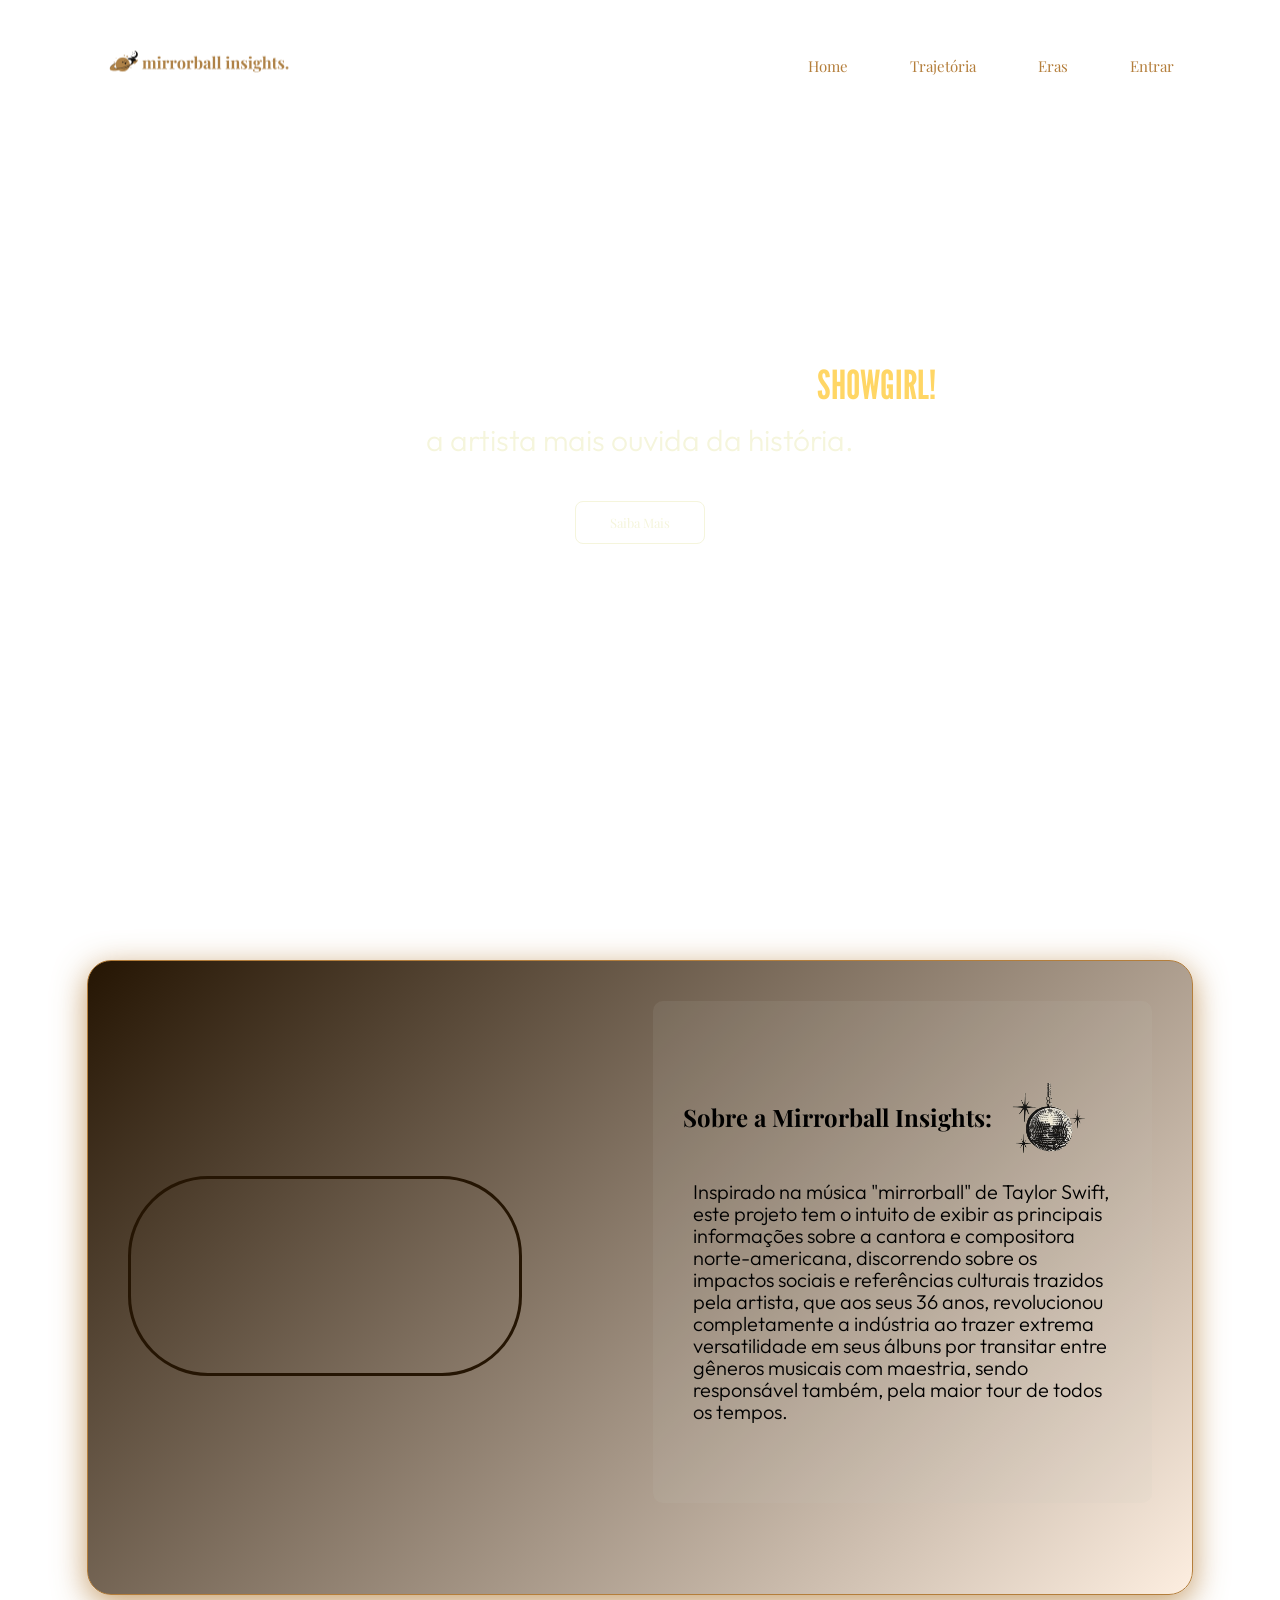
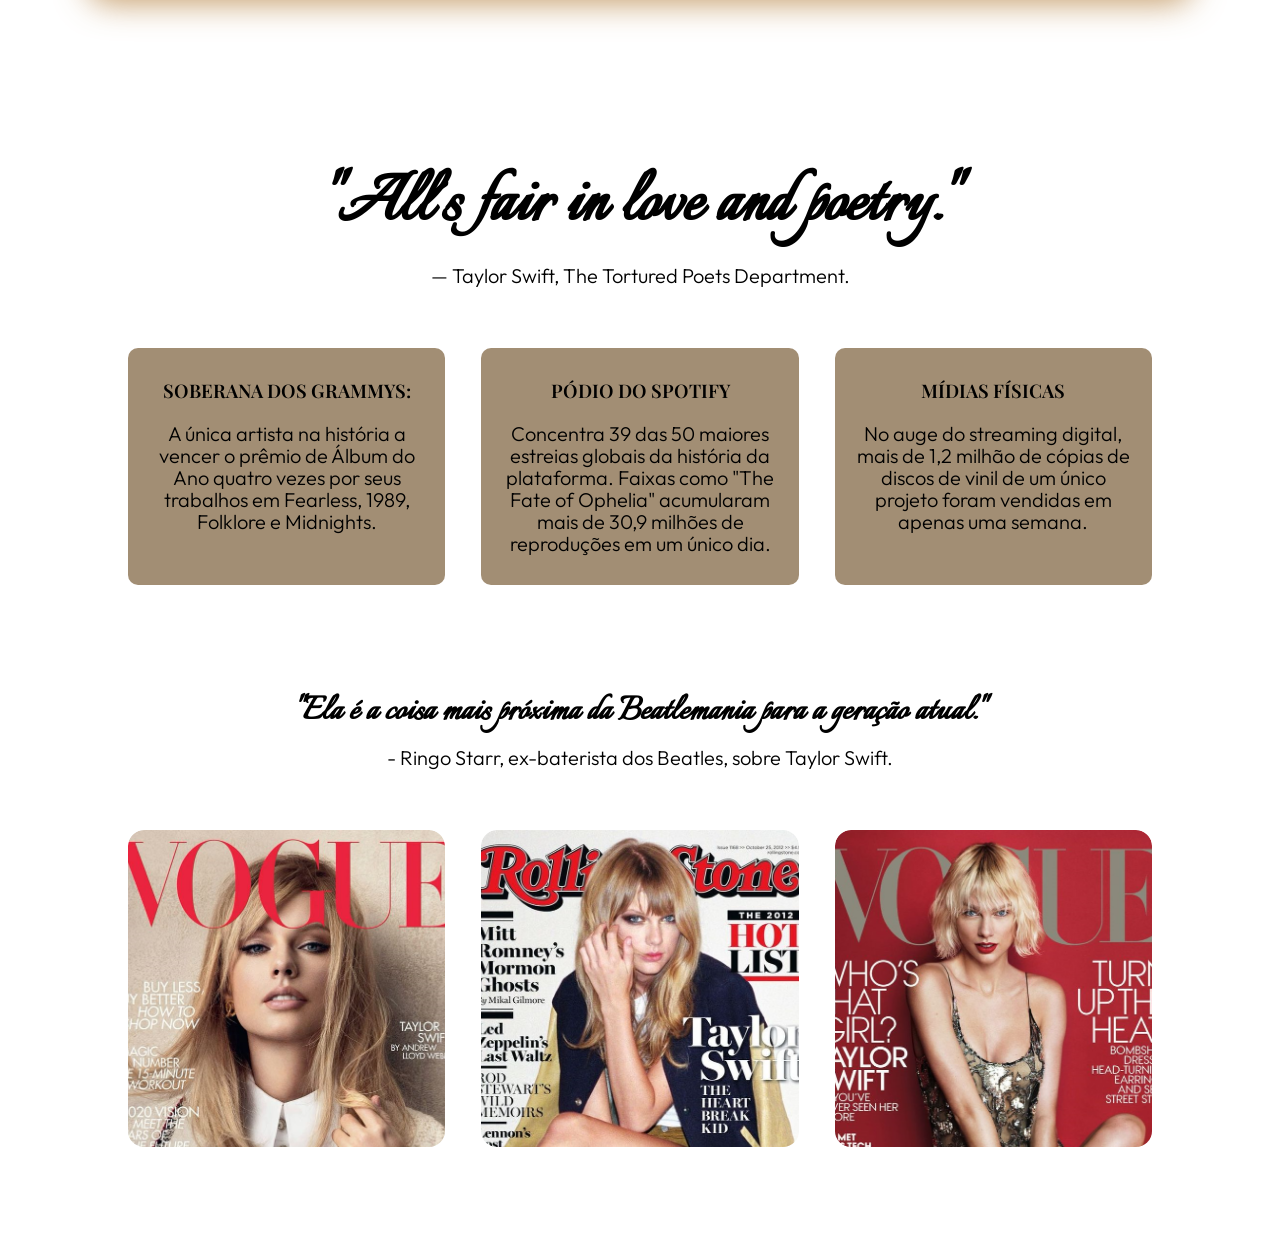
<file: public/index.html>
<!DOCTYPE html>
<html lang="en">

<head>
    <meta charset="UTF-8">
    <meta name="viewport" content="width=device-width, initial-scale=1.0">
    <title>mirrorball insights.  | Página Inicial</title>

    <script src="./js/sessao.js"></script>
    <link rel="stylesheet" href="./css/estilo.css">
    <link rel="preconnect" href="https://fonts.googleapis.com">
    <link rel="preconnect" href="https://fonts.gstatic.com" crossorigin>
    <link href="https://fonts.googleapis.com/css2?family=League+Gothic&family=Playfair+Display:ital,wght@0,400..900;1,400..900&display=swap" rel="stylesheet">
    <link rel="preconnect" href="https://fonts.googleapis.com">
    <link rel="preconnect" href="https://fonts.gstatic.com" crossorigin>
    <link href="https://fonts.googleapis.com/css2?family=Italianno&family=League+Gothic&family=Playfair+Display:ital,wght@0,400..900;1,400..900&display=swap" rel="stylesheet">
    <link href="https://fonts.googleapis.com/css2?family=Cinzel+Decorative:wght@700&family=League+Gothic&family=Playfair+Display:ital,wght@0,400..900;1,400..900&display=swap" rel="stylesheet">
    <link rel="preconnect" href="https://fonts.googleapis.com">
    <link rel="preconnect" href="https://fonts.googleapis.com">
<link rel="preconnect" href="https://fonts.gstatic.com" crossorigin>
<link href="https://fonts.googleapis.com/css2?family=Outfit:wght@100..900&display=swap" rel="stylesheet">
</head>
<body>
  <section>
<header class="header">
<nav>
  <a href="index.html"><img src="./assets/logomirrorball.png"></a>
  <div class="nav-links">
    <ul>
      <li><a href="index.html">Home</a></li>
      <li><a href="trajetoria.html">Trajetória</a></li>
      <li><a href="eras.html">Eras</a></li>
      <li><a href="login.html">Entrar</a></li>
      </ul>
    </div>
</nav>
<div class="text-box">
<h1>Tudo sobre a vida de uma <span class="showgirl">SHOWGIRL!</span></h1>
  <p>a artista mais ouvida da história.
  </p>
  <a href="#projeto" class="sobre-btn">Saiba Mais</a>
</div>
</section>

<!-- sobre o projeto -->
   <section class="projeto" id="projeto">
    <div class="row">
      <div class="video-container">
    <a href="https://br.pinterest.com/pin/692498880194204737" target="_blank">
        <video src="./assets/imgs/tayvideo.mp4" loop autoplay muted></video>
    </a>
</div>
    <div class="content">
<h2>Sobre a Mirrorball Insights: <img class="mirrorball" src="./assets/icon/mirrorballestrelas (1).png"></h2>
    <p>Inspirado na música "mirrorball" de Taylor Swift, este projeto tem o intuito de exibir as principais informações
      sobre a cantora e compositora norte-americana, discorrendo sobre os impactos
      sociais e referências culturais trazidos pela artista, que aos seus 36 anos, revolucionou completamente a indústria ao trazer extrema versatilidade 
      em seus álbuns por transitar entre gêneros musicais com maestria, sendo responsável também, pela maior tour de todos os tempos.
    </p>
  </div>
   </section>

<!----- boxes e projeto -->
<section class="boxes">
  <section class="boxes-section">
  </section>
  <h1>"All´s fair in love and poetry."</h1>
  <p> — Taylor Swift, The Tortured Poets Department.</p>

<!----------------------- containers de infos -------------------------------------------->

  <div class="row">
    <div class="boxes-col">
      <h3> SOBERANA DOS GRAMMYS:</h3>
      <p>A única artista na história a vencer o prêmio 
        de Álbum do Ano quatro vezes por seus trabalhos em 
        Fearless, 1989, Folklore e Midnights.</p>
    </div>
    <div class="boxes-col">
      <h3>PÓDIO DO SPOTIFY</h3>
      <p>Concentra 39 das 50 maiores estreias globais
         da história da plataforma. Faixas como "The Fate of Ophelia" acumularam mais de
          30,9 milhões de reproduções em um único dia.
      </p>
    </div>
    <div class="boxes-col">
      <h3>MÍDIAS FÍSICAS</h3>
      <p>No auge do streaming digital, mais de 1,2 milhão de cópias
        de discos de vinil de um único projeto foram vendidas em apenas uma semana.
      </p>
    </div> 
  </div>

</section>

<!---ainda nao sei -->

<section class="lalala">
  <h1>"Ela é a coisa mais próxima da Beatlemania para a geração atual."</h1>
  <p> - Ringo Starr, ex-baterista dos Beatles, sobre Taylor Swift. </p>
  <div class="row">
    <div class="lalala-col">
      <img src="./assets/imgs/tayvogue.png">
      <div class="layer">
        <h3>Trajetória: Descubra como a cantora saiu da carreira country até
          dominar os charts do pop!
        </h3>
      </div>
    </div>
    <div class="lalala-col">
      <img src="./assets/imgs/tayrollingstone.png">
      <a href="eras.html"></a>
      <div class="layer">
      <h3>Eras: Entenda como o processo de amadurecimento de Taylor mudou completamente sua arte.
      </h3>
      </div>
    </div>
    <div class="lalala-col">
      <img src="./assets/imgs/bleachellavogue.png">
      <div class="layer">
        <h3>Testes: "Quem disse isso? Taylor Swift ou Shakespeare?"
          "Qual ato da The Eras Tour você seria?"
        </h3>
      </div>
    </div>
  </div>
</section>
    </div>
</file>
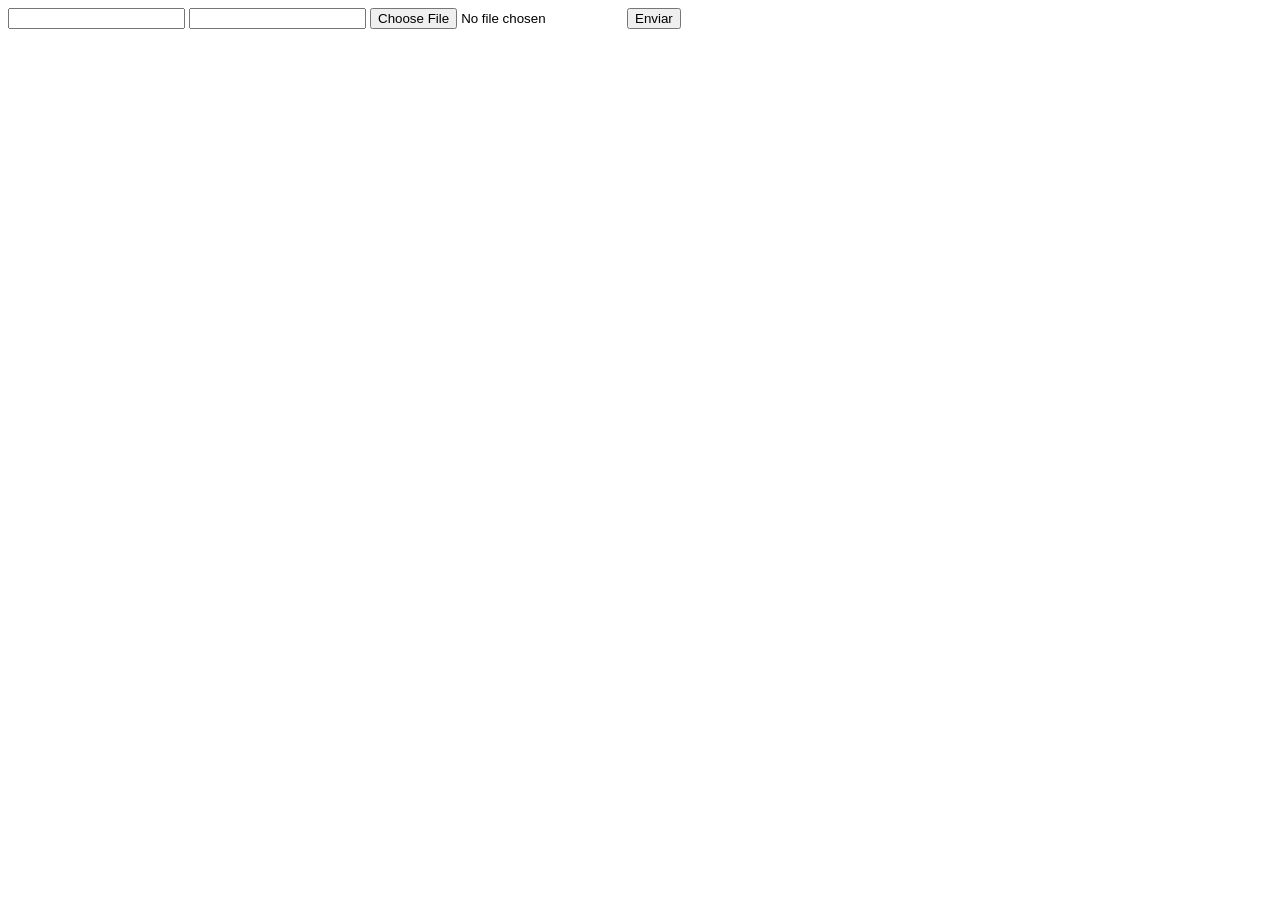
<file: DOCUMENTOS_DE_APOIO/exemplo_de_upload_de_arquivo/public/index.html>
<!DOCTYPE html>
<html lang="en">

<head>
  <meta charset="UTF-8">
  <meta http-equiv="X-UA-Compatible" content="IE=edge">
  <meta name="viewport" content="width=device-width, initial-scale=1.0">
  <title>Upload</title>
</head>

<body>

  <div>
    <input name="nome" id="nome" type="text" />
    <input name="email" id="email" type="url" />
    <input name="foto" id="foto" type="file" />
    <button onclick="enviar()">Enviar</button>
  </div>

  <div id="container"></div>
</body>

</html>

<script>
  function enviar() {
    const formData = new FormData();
    formData.append('foto', foto.files[0])
    formData.append('nome', nome.value)
    formData.append('email', email.value)

    fetch("/usuarios/cadastro", {
      method: "POST",
      body: formData
    })
      .then(res => {
        window.location = "./perfil.html"
      })
      .catch(err => {
        console.log(err);
      })
  }
</script>
</file>
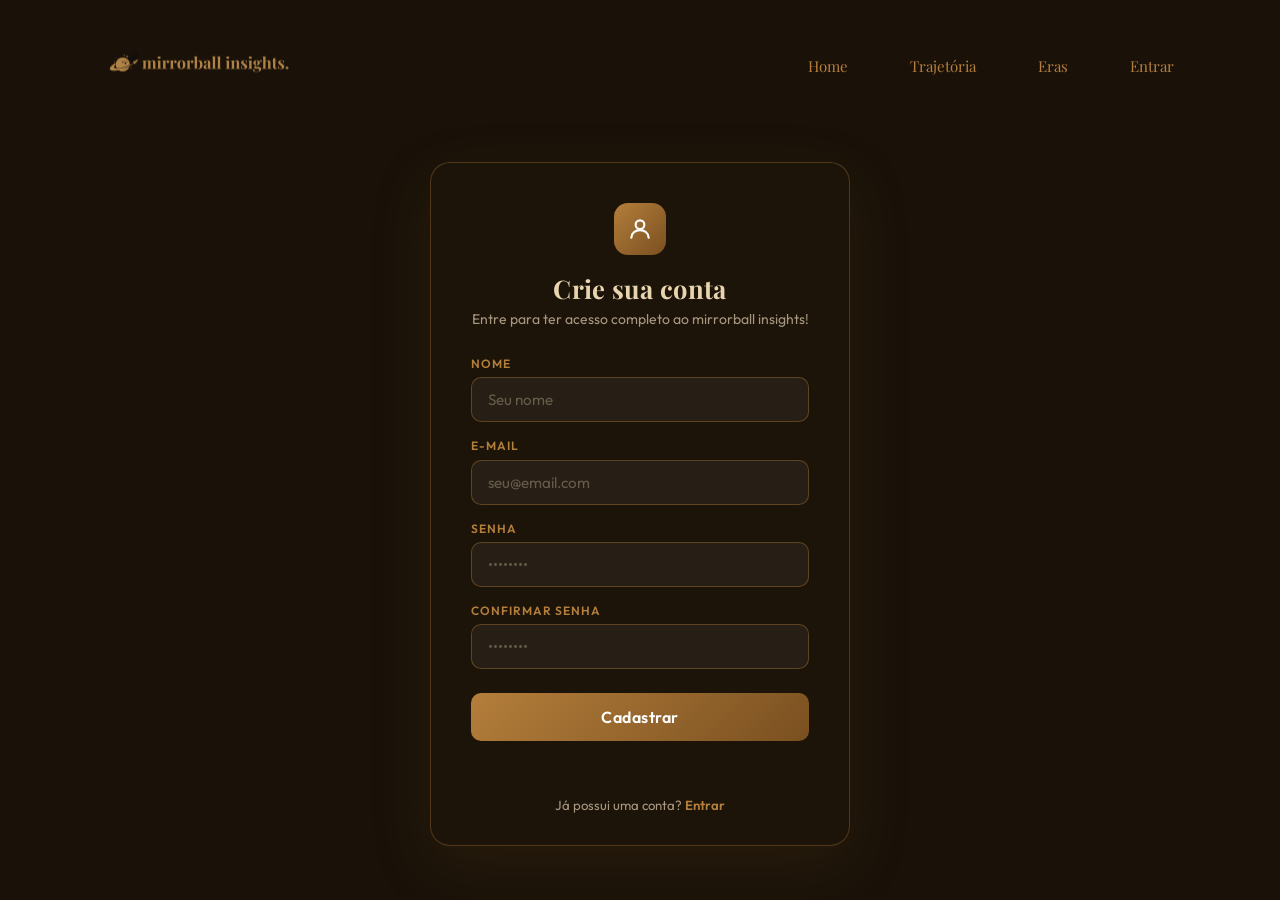
<file: public/cadastro.html>
<!DOCTYPE html>
<html lang="pt-br">

<head>
    <meta charset="UTF-8">
    <meta name="viewport" content="width=device-width, initial-scale=1.0">
    <title>mirrorball insights. | Cadastro</title>

    <link rel="stylesheet" href="./css/cadastro.css">
    <script src="./js/sessao.js"></script>

    <link rel="preconnect" href="https://fonts.googleapis.com">
    <link rel="preconnect" href="https://fonts.gstatic.com" crossorigin>

    <link href="https://fonts.googleapis.com/css2?family=Outfit:wght@100..900&family=Playfair+Display:ital,wght@0,400..900;1,400..900&display=swap" rel="stylesheet">
</head>
<body>

    <!--------- navbar --------->
    <nav>
        <a href="index.html">
            <img src="./assets/logomirrorball.png" alt="mirrorball insights">
        </a>

        <div class="nav-links">
            <ul>
                <li><a href="index.html">Home</a></li>
                <li><a href="trajetoria.html">Trajetória</a></li>
                <li><a href="eras.html">Eras</a></li>
                <li><a href="login.html">Entrar</a></li>
            </ul>
        </div>
    </nav>

    <div class="alerta_erro">
        <div class="card_erro" id="cardErro">
            <span id="mensagem_erro"></span>
        </div>
    </div>

    <!-- cadastro -->
    <div class="login">
        <div class="card-login">

            <!-- topo -->
            <div class="card-topo">
                <div class="card-icone">
                    <svg viewBox="0 0 24 24">
                        <circle cx="12" cy="8" r="4"/>
                        <path d="M4 20c0-4 3.6-7 8-7s8 3 8 7"/>
                    </svg>
                </div>
                <h2>Crie sua conta</h2>
                <p class="subtitulo">
                    Entre para ter acesso completo ao mirrorball insights!
                </p>
            </div>

            <!-- FORMULÁRIO -->
            <div class="formulario">

                <div class="campo">
                    <span>Nome</span>
                    <input id="nome_input" type="text" placeholder="Seu nome">
                </div>

                <div class="campo">
                    <span>E-mail</span>
                    <input id="email_input" type="text" placeholder="seu@email.com">
                </div>

                <div class="campo">
                    <span>Senha</span>
                    <input id="senha_input" type="password" placeholder="••••••••">
                </div>

                <div class="campo">
                    <span>Confirmar senha</span>
                    <input id="confirmacao_senha_input" type="password" placeholder="••••••••">
                </div>

                <button class="botao-entrar" onclick="cadastrar()">
                    Cadastrar
                </button>

            </div>

            <!-- LOADING -->
            <div id="div_aguardar" class="loading-div">
                <img src="../public/assets/icon/circle-loading.gif" alt="Carregando...">
            </div>

            <div id="div_erros_login"></div>

            <!-- RODAPÉ -->
            <div class="card-rodape">
                Já possui uma conta?
                <a href="login.html">Entrar</a>
            </div>

        </div>

    </div>
</body>
</html>
<script>
  function cadastrar() {
    var nomeVar = nome_input.value;
    var emailVar = email_input.value;
    var senhaVar = senha_input.value;
    var confirmacaoSenhaVar = confirmacao_senha_input.value;

    if (
      nomeVar == "" ||
      emailVar == "" ||
      senhaVar == "" ||
      confirmacaoSenhaVar == "" 
    ) {
      cardErro.style.display = "block";
      mensagem_erro.innerHTML =
        "(Mensagem de erro para todos os campos em branco)";

      finalizarAguardar();
      return false;
    } else {
      setInterval(sumirMensagem, 5000);
    }

    fetch("/usuarios/cadastrar", {
      method: "POST",
      headers: {
        "Content-Type": "application/json",
      },
      body: JSON.stringify({

        nomeServer: nomeVar,
        emailServer: emailVar,
        senhaServer: senhaVar,
      }),
    })
      .then(function (resposta) {
        console.log("resposta: ", resposta);

        if (resposta.ok) {
          cardErro.style.display = "block";

          mensagem_erro.innerHTML =
            "Cadastro realizado com sucesso! Redirecionando para tela de Login...";

          setTimeout(() => {
            window.location = "login.html";
          }, "2000");

          limparFormulario();
          finalizarAguardar();
        } else {
          throw "Houve um erro ao tentar realizar o cadastro!";
        }
      })
      .catch(function (resposta) {
        console.log(`#ERRO: ${resposta}`);
        finalizarAguardar();
      });

    return false;
  }

  function sumirMensagem() {
    cardErro.style.display = "none";
  }
</script>
</script>
</file>
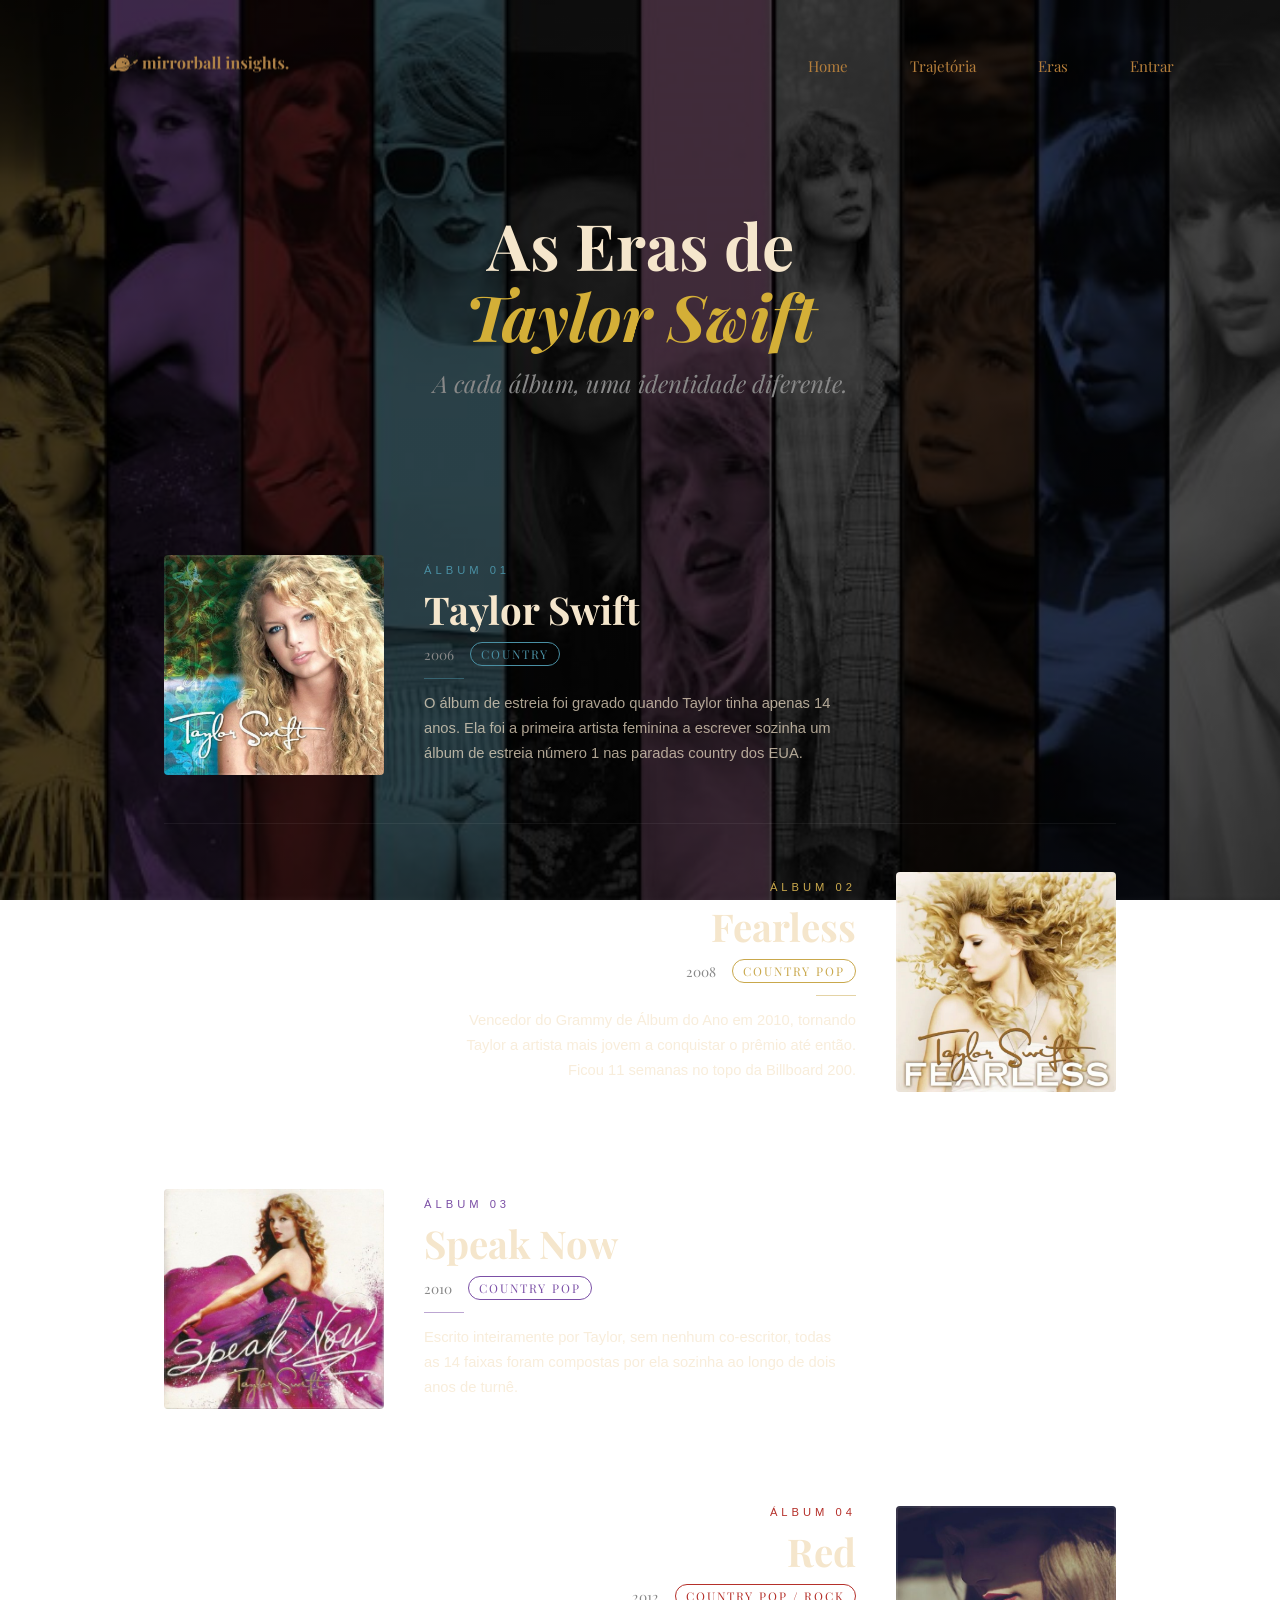
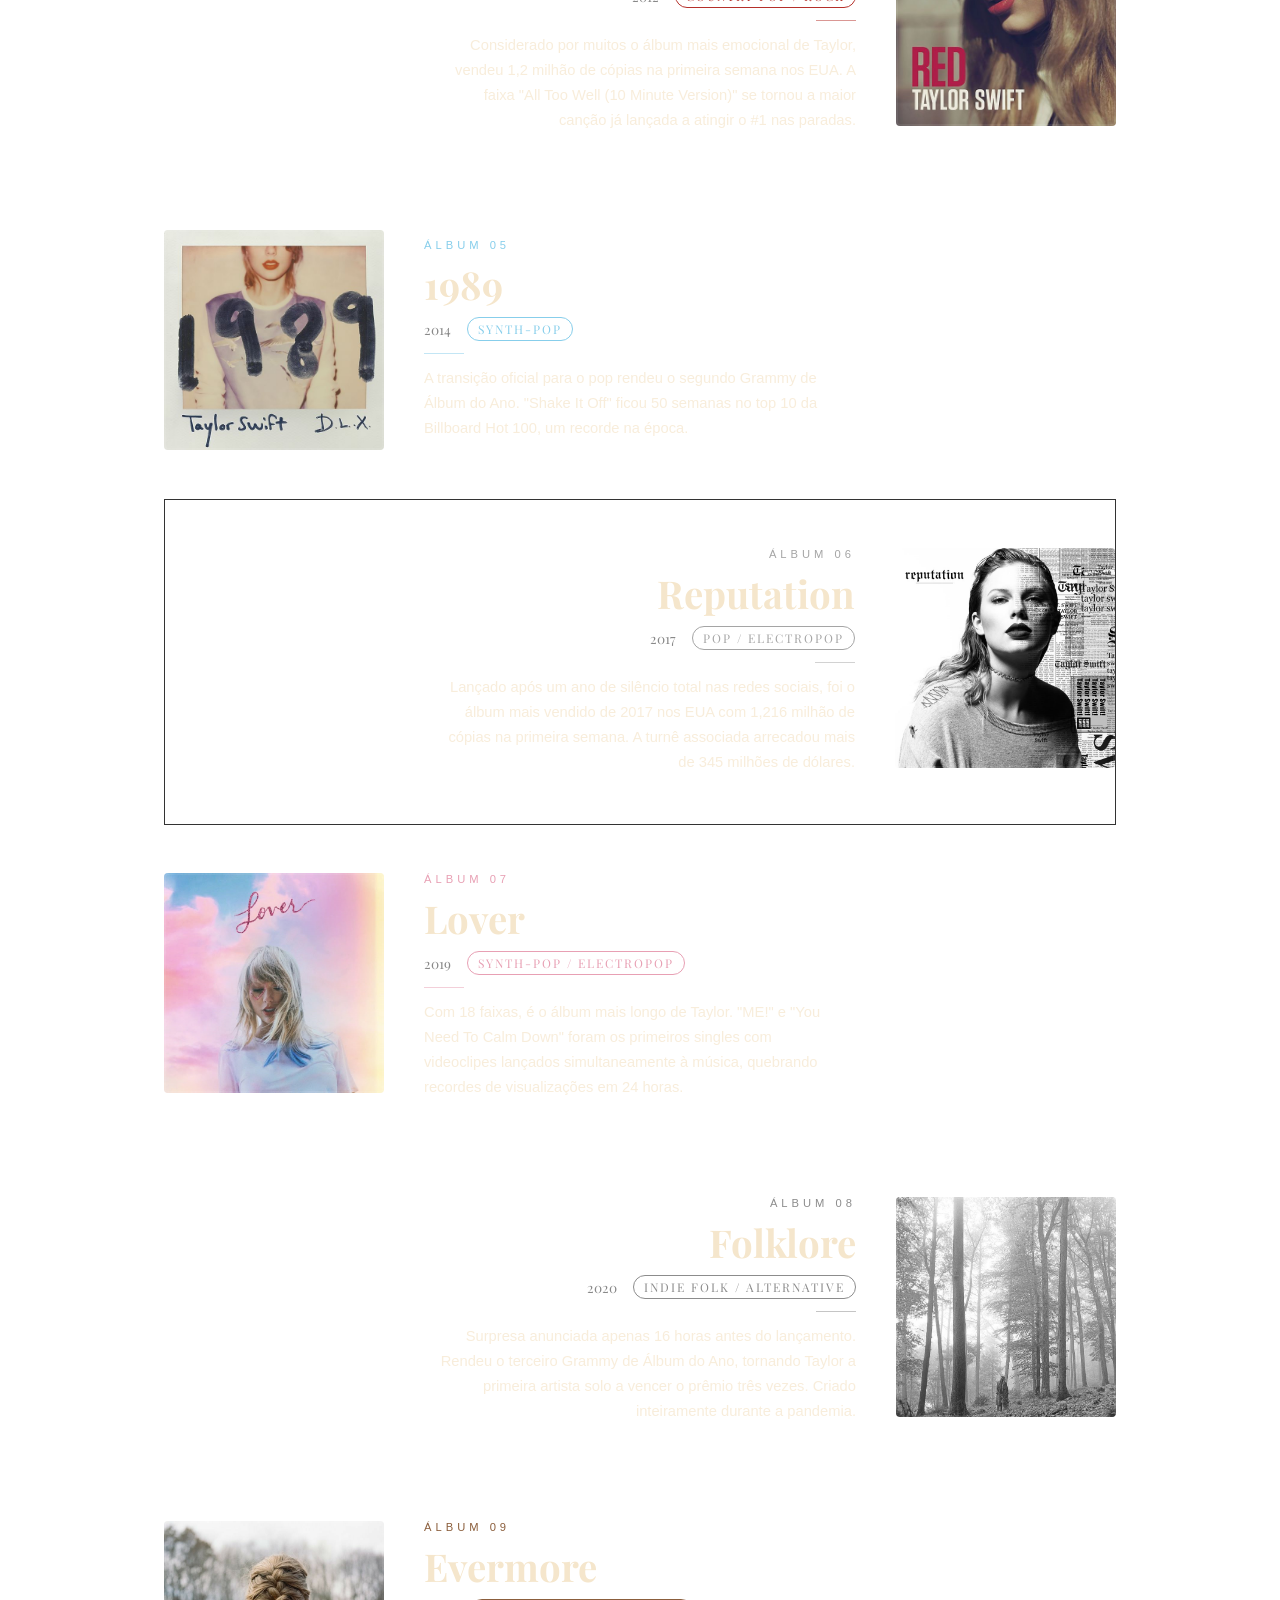
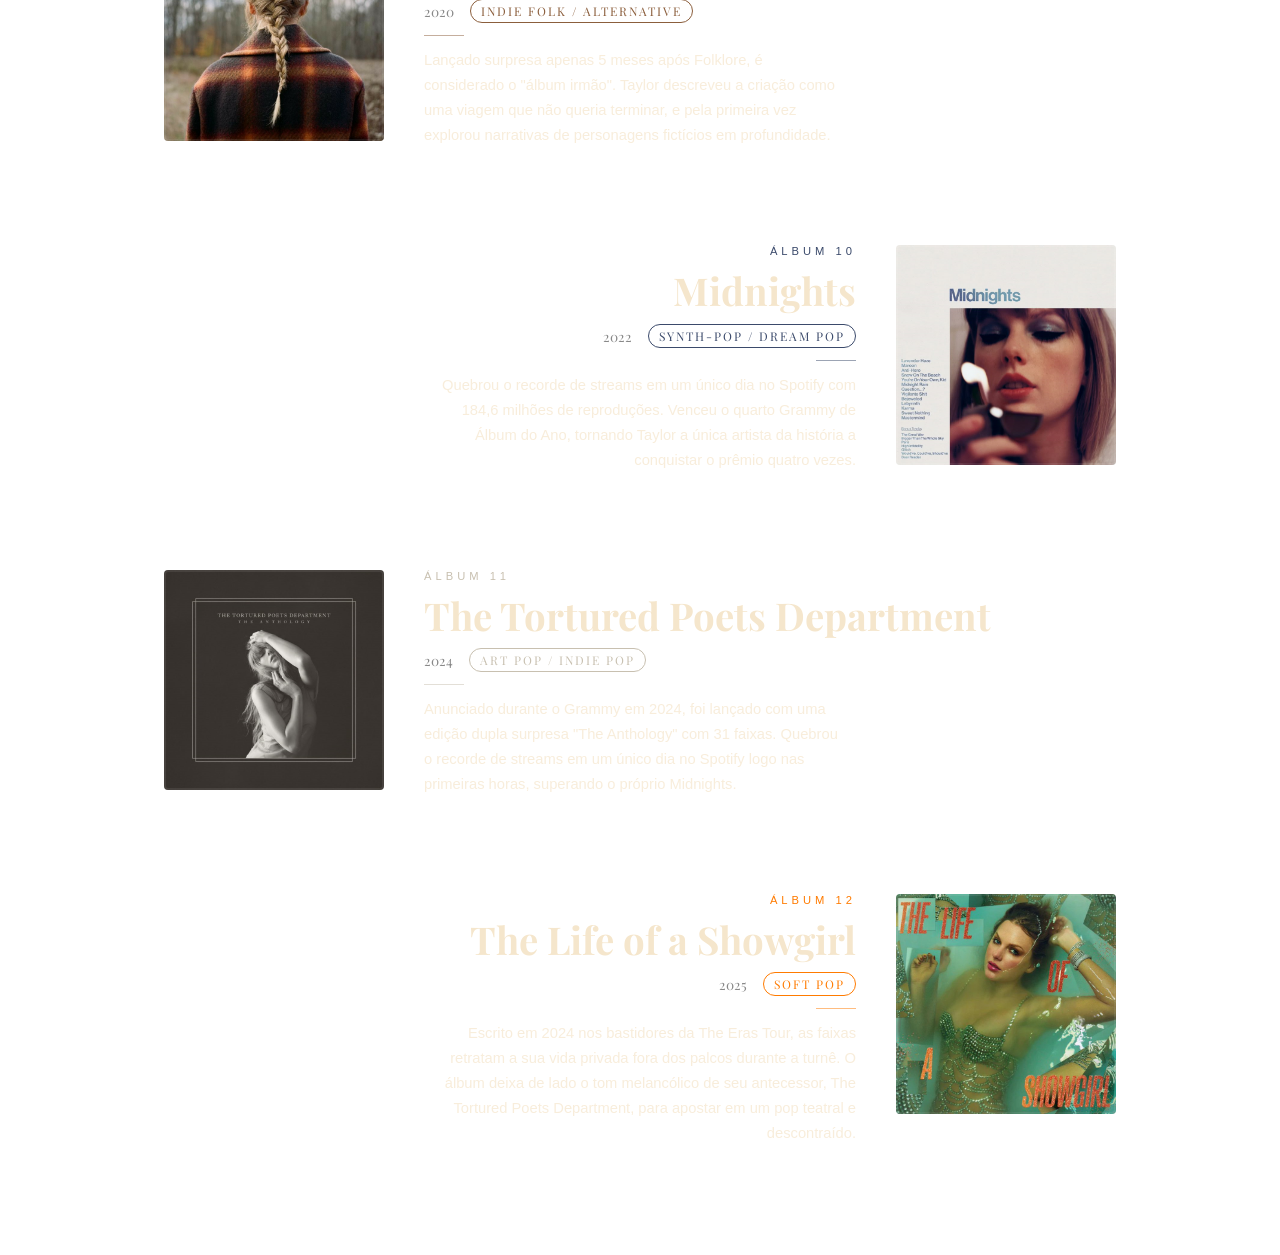
<file: public/eras.html>
<!DOCTYPE html>
<html lang="en">

<head>
  <meta charset="UTF-8">
  <meta name="viewport" content="width=device-width, initial-scale=1.0">
  <title>Eras| mirrorball insights.</title>
  <script src="./js/sessao.js"></script>
  <link
    href="https://fonts.googleapis.com/css2?family=League+Gothic&family=Playfair+Display:ital,wght@0,400..900;1,400..900&display=swap"
    rel="stylesheet">
  <link rel="stylesheet" href="./css/eras.css">
</head>

<body>
  <section>
    <header class="header">
      <nav>
        <a href="index.html"><img src="./assets/logomirrorball.png"></a>
        <div class="nav-links">
          <ul>
            <li><a href="index.html">Home</a></li>
            <li><a href="trajetoria.html">Trajetória</a></li>
            <li><a href="eras.html">Eras</a></li>
            <li><a href="login.html">Entrar</a></li>
          </ul>
        </div>
      </nav>

      <div class="albuns-hero">
        <h1>As Eras de<br><em>Taylor Swift</em></h1>
        <p>A cada álbum, uma identidade diferente.</p>
      </div>
      <div class="albuns-lista">

        <!-- debut -->
        <div class="album-card" style="--cor-era: #4a90a4;">
          <div class="album-capa">
            <!-- Substitua o src pela imagem real da capa -->
            <img src="./assets/imgs/debut.png" alt="Taylor Swift (2006)">
          </div>
          <div class="album-info">
            <span class="album-numero">Álbum 01</span>
            <h2 class="album-nome">Taylor Swift</h2>
            <div class="album-meta">
              <span class="album-ano">2006</span>
              <span class="album-genero">Country</span>
            </div>
            <div class="album-divisor"></div>
            <p class="album-curiosidade">O álbum de estreia foi gravado quando Taylor tinha apenas 14 anos. Ela foi a
              primeira artista feminina a escrever sozinha um álbum de estreia número 1 nas paradas country dos EUA.</p>
          </div>
        </div>

        <!-- fearless -->
        <div class="album-card" style="--cor-era: #c9a84c;">
          <div class="album-capa">
            <img src="./assets/imgs//fearless.png" alt="Fearless (2008)">
          </div>
          <div class="album-info">
            <span class="album-numero">Álbum 02</span>
            <h2 class="album-nome">Fearless</h2>
            <div class="album-meta">
              <span class="album-ano">2008</span>
              <span class="album-genero">Country Pop</span>
            </div>
            <div class="album-divisor"></div>
            <p class="album-curiosidade">Vencedor do Grammy de Álbum do Ano em 2010, tornando Taylor a artista mais
              jovem a conquistar o prêmio até então. Ficou 11 semanas no topo da Billboard 200.</p>
          </div>
        </div>

        <!-- speak now -->
        <div class="album-card" style="--cor-era: #7b4fa6;">
          <div class="album-capa">
            <img src="./assets/imgs/speaknow.png" alt="Speak Now (2010)">
          </div>
          <div class="album-info">
            <span class="album-numero">Álbum 03</span>
            <h2 class="album-nome">Speak Now</h2>
            <div class="album-meta">
              <span class="album-ano">2010</span>
              <span class="album-genero">Country Pop</span>
            </div>
            <div class="album-divisor"></div>
            <p class="album-curiosidade">Escrito inteiramente por Taylor, sem nenhum co-escritor, 
              todas as 14 faixas foram compostas por ela sozinha ao longo de dois anos de turnê.</p>
          </div>
        </div>

        <!-- red -->
        <div class="album-card" style="--cor-era: #b5302a;">
          <div class="album-capa">
            <img src="./assets/imgs/tayred.png" alt="Red (2012)">
          </div>
          <div class="album-info">
            <span class="album-numero">Álbum 04</span>
            <h2 class="album-nome">Red</h2>
            <div class="album-meta">
              <span class="album-ano">2012</span>
              <span class="album-genero">Country Pop / Rock</span>
            </div>
            <div class="album-divisor"></div>
            <p class="album-curiosidade">Considerado por muitos o álbum mais emocional de Taylor, vendeu 1,2 milhão de
              cópias na primeira semana nos EUA. A faixa "All Too Well (10 Minute Version)" se tornou a maior canção já
              lançada a atingir o #1 nas paradas.</p>
          </div>
        </div>

        <!-- 1989 -->
        <div class="album-card" style="--cor-era: #87ceeb;">
          <div class="album-capa">
            <img src="./assets/imgs/tay1989.png" alt="1989 (2014)">
          </div>
          <div class="album-info">
            <span class="album-numero">Álbum 05</span>
            <h2 class="album-nome">1989</h2>
            <div class="album-meta">
              <span class="album-ano">2014</span>
              <span class="album-genero">Synth-Pop</span>
            </div>
            <div class="album-divisor"></div>
            <p class="album-curiosidade">A transição oficial para o pop rendeu o segundo Grammy de Álbum do Ano. "Shake
              It Off" ficou 50 semanas no top 10 da Billboard Hot 100, um recorde na época.</p>
          </div>
        </div>

        <!-- reputation -->
        <div class="album-card" style="--cor-era: #a5a5a5; border: 1px solid #333;">
          <div class="album-capa">
            <img src="./assets/imgs/reputation.png" alt="Reputation (2017)">
          </div>
          <div class="album-info">
            <span class="album-numero">Álbum 06</span>
            <h2 class="album-nome">Reputation</h2>
            <div class="album-meta">
              <span class="album-ano">2017</span>
              <span class="album-genero">Pop / Electropop</span>
            </div>
            <div class="album-divisor"></div>
            <p class="album-curiosidade">Lançado após um ano de silêncio total nas redes sociais, foi o álbum mais
              vendido de 2017 nos EUA com 1,216 milhão de cópias na primeira semana. A turnê associada arrecadou mais de
              345 milhões de dólares.</p>
          </div>
        </div>

        <!-- lover -->
        <div class="album-card" style="--cor-era: #e8a0b4;">
          <div class="album-capa">
            <img src="./assets/imgs/lover.png" alt="Lover (2019)">
          </div>
          <div class="album-info">
            <span class="album-numero">Álbum 07</span>
            <h2 class="album-nome">Lover</h2>
            <div class="album-meta">
              <span class="album-ano">2019</span>
              <span class="album-genero">Synth-Pop / Electropop</span>
            </div>
            <div class="album-divisor"></div>
            <p class="album-curiosidade">Com 18 faixas, é o álbum mais longo de Taylor. "ME!" e "You Need To Calm Down"
              foram os primeiros singles com videoclipes lançados simultaneamente à música, quebrando recordes de
              visualizações em 24 horas.</p>
          </div>
        </div>

        <!-- folklore -->
        <div class="album-card" style="--cor-era: #8c8c8c;">
          <div class="album-capa">
            <img src="./assets/imgs/folklore.png" alt="Folklore (2020)">
          </div>
          <div class="album-info">
            <span class="album-numero">Álbum 08</span>
            <h2 class="album-nome">Folklore</h2>
            <div class="album-meta">
              <span class="album-ano">2020</span>
              <span class="album-genero">Indie Folk / Alternative</span>
            </div>
            <div class="album-divisor"></div>
            <p class="album-curiosidade">Surpresa anunciada apenas 16 horas antes do lançamento. Rendeu o terceiro
              Grammy de Álbum do Ano, tornando Taylor a primeira artista solo a vencer o prêmio três vezes. Criado
              inteiramente durante a pandemia.</p>
          </div>
        </div>

        <!-- evermore -->
        <div class="album-card" style="--cor-era: #8b5e3c;">
          <div class="album-capa">
            <img src="./assets/imgs/evermore.png" alt="Evermore (2020)">
          </div>
          <div class="album-info">
            <span class="album-numero">Álbum 09</span>
            <h2 class="album-nome">Evermore</h2>
            <div class="album-meta">
              <span class="album-ano">2020</span>
              <span class="album-genero">Indie Folk / Alternative</span>
            </div>
            <div class="album-divisor"></div>
            <p class="album-curiosidade">Lançado surpresa apenas 5 meses após Folklore, é considerado o "álbum irmão".
              Taylor descreveu a criação como uma viagem que não queria terminar, e pela primeira vez explorou
              narrativas de personagens fictícios em profundidade.</p>
          </div>
        </div>

        <!-- midnights -->
        <div class="album-card" style="--cor-era: #3b4a6b;">
          <div class="album-capa">
            <img src="./assets/imgs/midnights.png" alt="Midnights (2022)">
          </div>
          <div class="album-info">
            <span class="album-numero">Álbum 10</span>
            <h2 class="album-nome">Midnights</h2>
            <div class="album-meta">
              <span class="album-ano">2022</span>
              <span class="album-genero">Synth-Pop / Dream Pop</span>
            </div>
            <div class="album-divisor"></div>
            <p class="album-curiosidade">Quebrou o recorde de streams em um único dia no Spotify com 184,6 milhões de
              reproduções. Venceu o quarto Grammy de Álbum do Ano, tornando Taylor a única artista da história a
              conquistar o prêmio quatro vezes.</p>
          </div>
        </div>

        <!-- ttpd -->
        <div class="album-card" style="--cor-era: #c8c0b0;">
          <div class="album-capa">
            <img src="./assets/imgs/ttpd.png" alt="The Tortured Poets Department (2024)">
          </div>
          <div class="album-info">
            <span class="album-numero">Álbum 11</span>
            <h2 class="album-nome">The Tortured Poets Department</h2>
            <div class="album-meta">
              <span class="album-ano">2024</span>
              <span class="album-genero">Art Pop / Indie Pop</span>
            </div>
            <div class="album-divisor"></div>
            <p class="album-curiosidade">Anunciado durante o Grammy em 2024, foi lançado com uma edição dupla surpresa
              "The Anthology" com 31 faixas. Quebrou o recorde de streams em um único dia no Spotify logo nas primeiras
              horas, superando o próprio Midnights.</p>
          </div>
        </div>

        <!-- tloas -->
        <div class="album-card" style="--cor-era: #ff7b00;">
          <div class="album-capa">
            <img src="./assets/imgs/tloas.png" alt="The Life of a Showgirl (2026)">
          </div>
          <div class="album-info">
            <span class="album-numero">Álbum 12</span>
            <h2 class="album-nome">The Life of a Showgirl</h2>
            <div class="album-meta">
              <span class="album-ano">2025</span>
              <span class="album-genero">Soft Pop</span>
            </div>
            <div class="album-divisor"></div>
            <p class="album-curiosidade">Escrito em 2024 nos bastidores da The Eras Tour,
               as faixas retratam a sua vida privada fora dos palcos durante a turnê. O álbum deixa de lado o tom melancólico de seu antecessor, The Tortured Poets Department,
                para apostar em um pop teatral e  descontraído.</p>
          </div>
      </div>

</body>

</html>
</file>
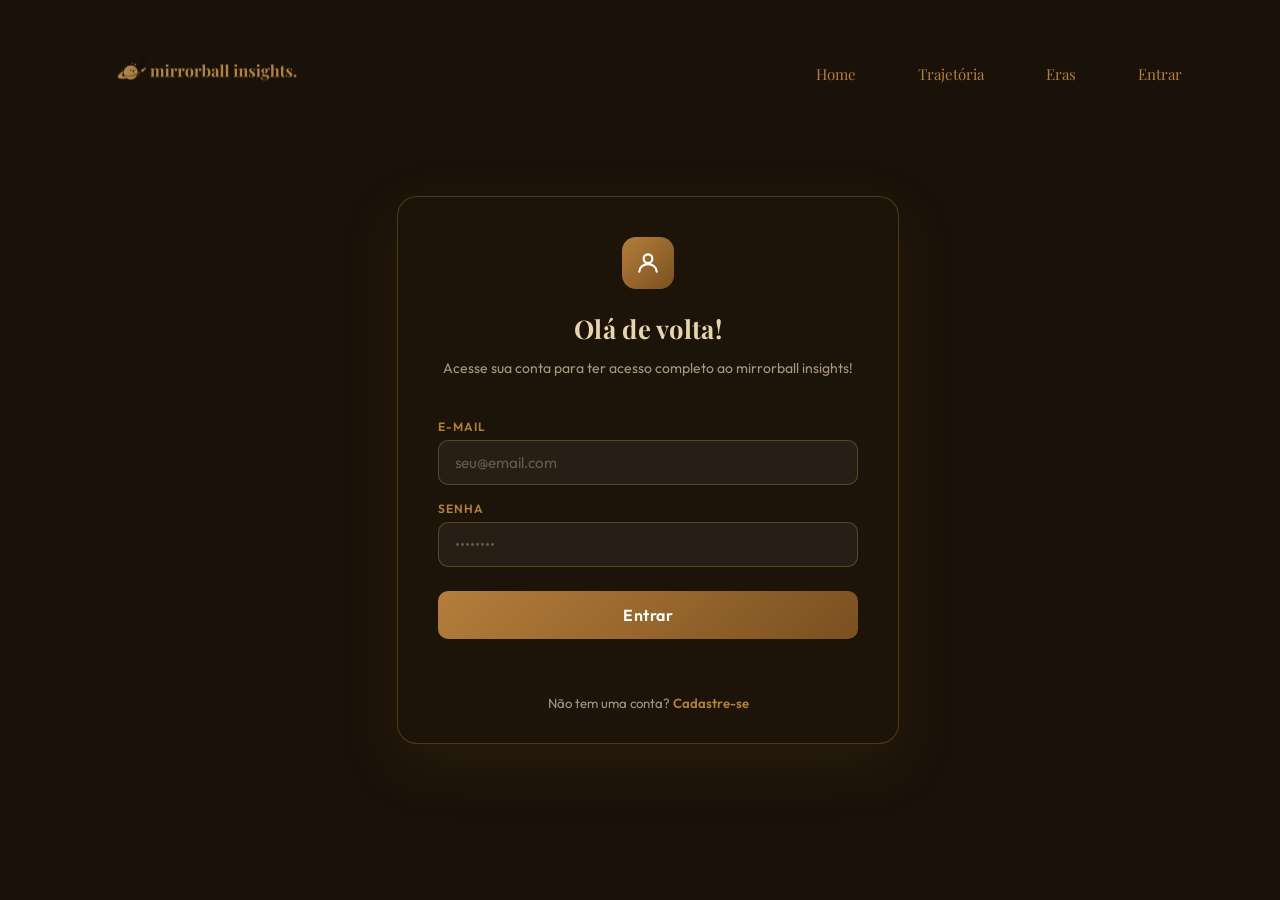
<file: public/login.html>
<!DOCTYPE html>
<html lang="pt-br">
 
<head>
    <meta charset="UTF-8">
    <meta name="viewport" content="width=device-width, initial-scale=1.0">
    <title>mirrorball insights. | Login</title>
    <link rel="stylesheet" href="./css/login.css">
    <script src="./js/sessao.js"></script>
    
    <link rel="preconnect" href="https://fonts.googleapis.com">
    <link rel="preconnect" href="https://fonts.gstatic.com" crossorigin>
    <link href="https://fonts.googleapis.com/css2?family=Outfit:wght@100..900&family=Playfair+Display:ital,wght@0,400..900;1,400..900&display=swap" rel="stylesheet">
</head>
<body>
    <!------ navbar ------->
    <nav>
        <a href="index.html"><img src="./assets/logomirrorball.png" alt="mirrorball insights"></a>
        <div class="nav-links">
            <ul>
                <li><a href="index.html">Home</a></li>
                <li><a href="trajetoria.html">Trajetória</a></li>
                <li><a href="eras.html">Eras</a></li>
                <li><a href="login.html">Entrar</a></li>
            </ul>
        </div>
    </nav>
    <!-- ALERTA DE ERRO -->
    <div class="alerta_erro">
        <div class="card_erro" id="cardErro">
            <span id="mensagem_erro"></span>
        </div>
    </div>
 
    <!---------- login ------------ -->
    <div class="login">
        <div class="card-login">
 
            <div class="card-topo">
                <div class="card-icone">
                    <svg viewBox="0 0 24 24">
                        <circle cx="12" cy="8" r="4"/>
                        <path d="M4 20c0-4 3.6-7 8-7s8 3 8 7"/>
                    </svg>
                </div>
                <h2>Olá de volta!</h2>
                <p class="subtitulo">Acesse sua conta para ter acesso completo ao mirrorball insights!</p>
            </div>
 
            <div class="formulario">
                <div class="campo">
                    <span>E-mail</span>
                    <input id="email_input" type="text" placeholder="seu@email.com">
                </div>
                <div class="campo">
                    <span>Senha</span>
                    <input id="senha_input" type="password" placeholder="••••••••">
                </div>
                <button class="botao-entrar" onclick="entrar()">Entrar</button>
            </div>
            <div id="div_erros_login"></div>
 
            <div class="card-rodape">
                Não tem uma conta? <a href="cadastro.html">Cadastre-se</a>
            </div>
 
        </div>
    </div> 
</body>
</html>
<script>
    
 /*function aguardar() {
    document.getElementById('div_aguardar').style.display = 'flex';
}*/
function finalizarAguardar(texto) {
    document.getElementById('div_aguardar').style.display = 'none';
    if (texto) {
        cardErro.style.display = 'block';
        mensagem_erro.innerHTML = texto;
    }
}
 
function sumirMensagem() {
    cardErro.style.display = 'none';
}
 
function entrar() {
 
    var emailVar = email_input.value;
    var senhaVar = senha_input.value;
 
    if (emailVar == "" || senhaVar == "") {
        cardErro.style.display = "block";
        mensagem_erro.innerHTML = "Preencha todos os campos antes de continuar.";
        return false;
    } else {
        setInterval(sumirMensagem, 5000);
    }
 
    fetch(`/usuarios/autenticar/${emailVar}/${senhaVar}`, {
        method: "GET",
        headers: { "Content-Type": "application/json" }
    }).then(function (resposta) {
 
        if (resposta.status == 200) {
 
            resposta.json().then(json => {
                console.log('Retorno do login:', json)
 
                sessionStorage.EMAIL_USUARIO = json[0].usuario;
                sessionStorage.NOME_USUARIO  = json[0].nome;
                sessionStorage.ID_USUARIO    = json[0].idusuario;
 
                setTimeout(function () {
                    window.location = "./dashboard.html";
                }, 1000);
            });
 
        }
    }).catch(function (erro) {
        console.log(erro);
    });
 
    return false;
}
 
</script>
</file>
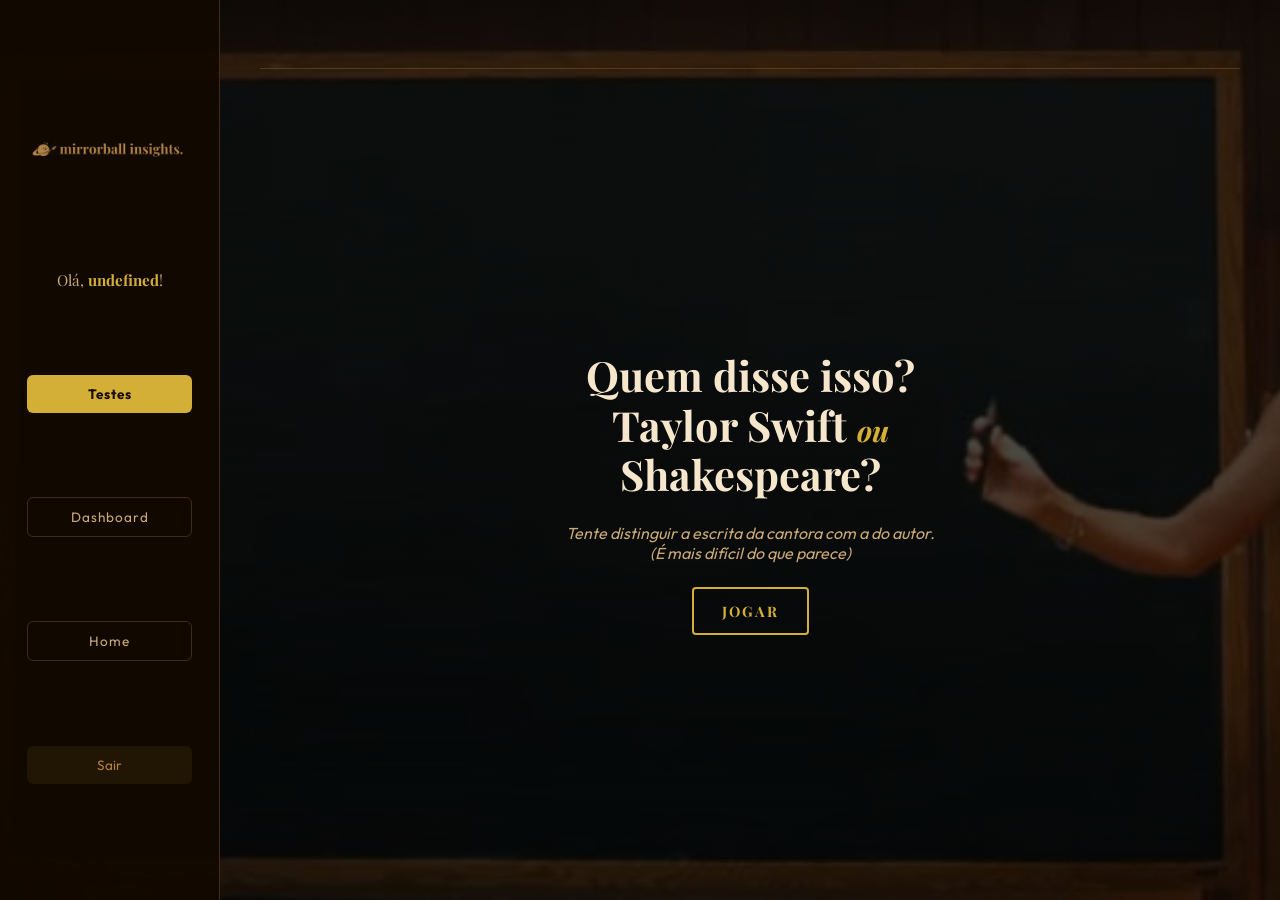
<file: public/quemdisse.html>
<!DOCTYPE html>
<html lang="pt-BR">

<head>
    <meta charset="UTF-8">
    <meta name="viewport" content="width=device-width, initial-scale=1.0">
    <title>mirrorball insights. | Taylor Swift ou Shakespeare?</title>
    <link rel="stylesheet" href="./css/quemdisse.css">
    <script src="./js/sessao.js"></script>
    <link rel="preconnect" href="https://fonts.googleapis.com">
    <link rel="preconnect" href="https://fonts.gstatic.com" crossorigin>
    <link href="https://fonts.googleapis.com/css2?family=Outfit:wght@100..900&family=Playfair+Display:ital,wght@0,400..900;1,400..900&display=swap" rel="stylesheet">
</head>

<body onload="onloadEsconder()">
<div class="janela">

    <div class="header-left">
        <div class="logo">
            <img src="./assets/logomirrorball.png" alt="mirrorball insights">
        </div>
        <div class="hello">
            <h3>Olá, <span id="b_usuario">usuário</span>!</h3>
        </div>
        <a href="./testes.html" class="btn-nav-active">Testes</a>
        <a href="./dashboard.html" class="btn-nav">Dashboard</a>
        <a href="./index.html" class="btn-nav">Home</a>
        <div class="btn-logout" onclick="limparSessao()">Sair</div>
    </div>

    <div class="dash">

        <div class="dash-titulo">
            <p class="decoracao"></p>
            <h1><em></em></h1>
            <p></p>
        </div>

        <div id="telaInicial">
            <div class="capa">
                <div class="capa-decoracao"></div>
                <h1 class="titulo-principal">
                    Quem disse isso?<br>
                    Taylor Swift <span class="ou">ou</span> Shakespeare?
                </h1>
                <p class="subtitulo">
                    Tente distinguir a escrita da cantora com a do autor.<br>
                    (É mais difícil do que parece)
                </p>
                <button id="btnIniciarQuiz" onclick="iniciarQuiz()">Jogar</button>
            </div>
        </div>

        <div id="telaJogo" style="display:none">
            <div id="placar">
                <span>Acertos: <strong id="spanCertas">0</strong></span>
                <span>Erros: <strong id="spanErradas">0</strong></span>
            </div>

            <div id="caixaQuestao">
                <div id="infoQuestao">
                    Questão <span id="spanNumeroDaQuestaoAtual">1</span> de <span id="qtdQuestoes">10</span>
                </div>

                <div id="citacao">
                    <span class="aspas-decorativas">"</span>
                    <p id="spanQuestaoExibida"></p>
                    <span class="aspas-decorativas direita">"</span>
                </div>

                <p id="instrucao"><em>Quem disse isso?</em></p>

                <div id="opcoes">
                    <span class="opcao-wrapper">
                        <input type="radio" id="primeiraOpcao" name="option" value="alternativaA" />
                        <label for="primeiraOpcao" id="labelOpcaoUm"></label>
                    </span>
                    <span class="opcao-wrapper">
                        <input type="radio" id="segundaOpcao" name="option" value="alternativaB" />
                        <label for="segundaOpcao" id="labelOpcaoDois"></label>
                    </span>
                </div>

                <div id="botoes">
                    <button onclick="submeter()" id="btnSubmeter">Confirmar resposta</button>
                    <button onclick="avancar()" id="btnProx" disabled>Próxima questão →</button>
                    <button onclick="tentarNovamente()" id="btnTentarNovamente" disabled>Jogar novamente</button>
                    <button onclick="fazerOutroQuiz()" id="fzrOutroQuiz" disabled>Fazer Outro Quizz</button>
                </div>
            </div>
        </div>

        <div id="telaFinal" style="display:none">
            <div class="capa resultado">
                <div class="capa-decoracao"></div>
                <h2>Pontuação Final:</h2>
                <p id="spanPontuacaoFinal" class="pontuacao-final-texto"></p>
                <p id="msgFinal" class="mensagem-final"></p>
                <button onclick="tentarNovamente()">Jogar novamente</button>
                <button onclick="fazerOutroQuiz()">Fazer outro Quizz</button>
            </div>
        </div>

    </div><!-- /.dash -->
</div><!-- /.janela -->

<script>
    b_usuario.innerHTML = sessionStorage.NOME_USUARIO;
</script>
<script src="./js/questoes.js"></script>
<script src="./js/jogo.js"></script>
</body>
</html>
</file>
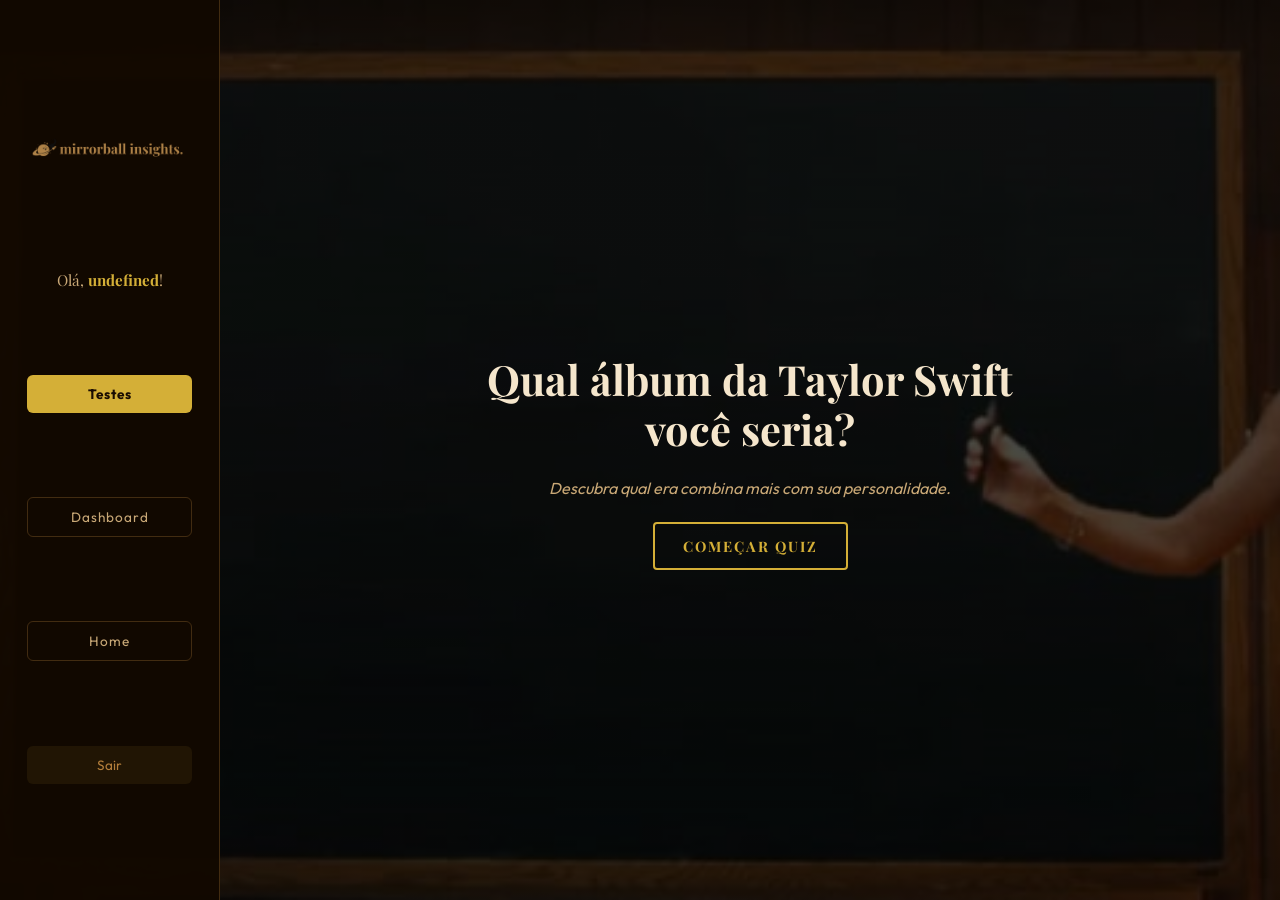
<file: public/quizalbuns.html>
<!DOCTYPE html>
<html lang="pt-BR">

<head>
    <meta charset="UTF-8">
    <meta name="viewport" content="width=device-width, initial-scale=1.0">
    <title>mirrorball insights. | Qual álbum da Taylor Swift você seria?</title>
    <link rel="stylesheet" href="./css/quizalbuns.css">
    <script src="./js/sessao.js"></script>
    <link rel="preconnect" href="https://fonts.googleapis.com">
    <link rel="preconnect" href="https://fonts.gstatic.com" crossorigin>
    <link href="https://fonts.googleapis.com/css2?family=Outfit:wght@100..900&family=Playfair+Display:ital,wght@0,400..900;1,400..900&display=swap" rel="stylesheet">
</head>

<body>
<div class="janela">

    <div class="header-left">
        <div class="logo">
            <img src="./assets/logomirrorball.png" alt="mirrorball insights">
        </div>
        <div class="hello">
            <h3>Olá, <span id="b_usuario">usuário</span>!</h3>
        </div>
        <a href="./testes.html" class="btn-nav-active">Testes</a>
        <a href="./dashboard.html" class="btn-nav">Dashboard</a>
        <a href="./index.html" class="btn-nav">Home</a>
        <div class="btn-logout" onclick="limparSessao()">Sair</div>
    </div>
    <div class="dash">
        <div id="telaInicial">
            <div class="capa">
                <div class="capa-decoracao"></div>
                <h1 class="titulo-principal">
                    Qual álbum da Taylor Swift você seria?
                </h1>
                <p class="subtitulo">
                    Descubra qual era combina mais com sua personalidade.
                </p>
                <button onclick="iniciarQuiz()">Começar Quiz</button>
            </div>
        </div>
        <div id="telaJogo" style="display:none">
            <div id="caixaQuestao">
                <div id="infoQuestao">
                    Questão
                    <span id="spanNumeroDaQuestaoAtual">1</span>
                    de
                    <span id="qtdQuestoes">10</span>
                </div>
                <div id="citacao">
                    <p id="spanQuestaoExibida"></p>
                </div>
                <p id="instrucao"><em>Escolha a alternativa que mais transmite sua vibe!! </em></p>
                <div id="opcoes">
                    <span class="opcao-wrapper">
                        <input type="radio" id="primeiraOpcao" name="option" value="alternativaA">
                        <label for="primeiraOpcao" id="labelOpcaoUm"></label>
                    </span>
                    <span class="opcao-wrapper">
                        <input type="radio" id="segundaOpcao" name="option" value="alternativaB">
                        <label for="segundaOpcao" id="labelOpcaoDois"></label>
                    </span>
                    <span class="opcao-wrapper">
                        <input type="radio" id="terceiraOpcao" name="option" value="alternativaC">
                        <label for="terceiraOpcao" id="labelOpcaoTres"></label>
                    </span>
                    <span class="opcao-wrapper">
                        <input type="radio" id="quartaOpcao" name="option" value="alternativaD">
                        <label for="quartaOpcao" id="labelOpcaoQuatro"></label>
                    </span>
                </div>
                <div id="botoes">
                    <button onclick="submeter()">Próxima questão →</button>
                </div>
            </div>
        </div>
        <div id="telaFinal" style="display:none">
            <div class="capa resultado">
                <div class="capa-decoracao"></div>
                <h2>Resultado:</h2>
                <p id="spanPontuacaoFinal" class="pontuacao-final-texto"></p>
                <p id="msgFinal" class="mensagem-final"></p>
                <button onclick="tentarNovamente()">Jogar novamente</button>
                <button onclick="fazerOutroQuiz()">Fazer outro Quizz</button>
            </div>
        </div>
    </div>
</div>
<script>
    b_usuario.innerHTML = sessionStorage.NOME_USUARIO;
</script>
<script src="./js/questoespersonalidade.js"></script>
<script src="./js/personalidade.js"></script>
</body>
</html>
</file>
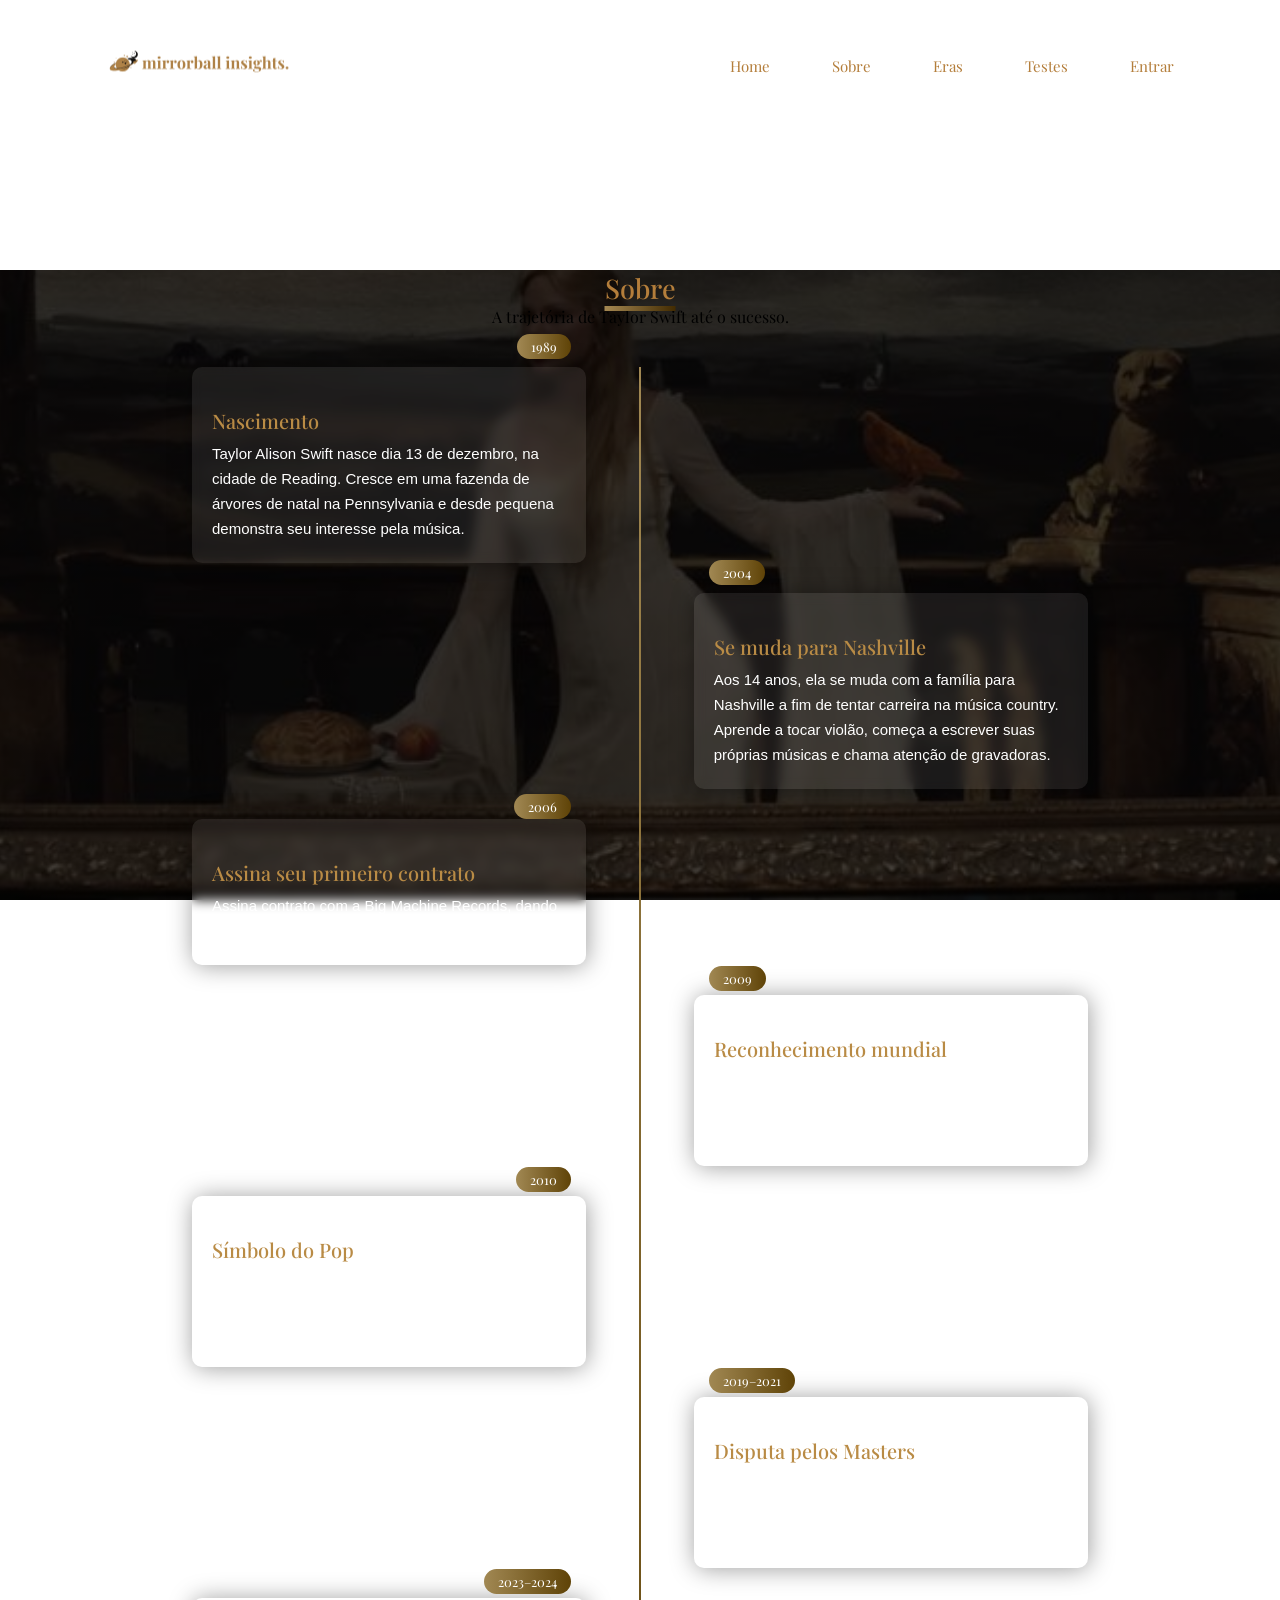
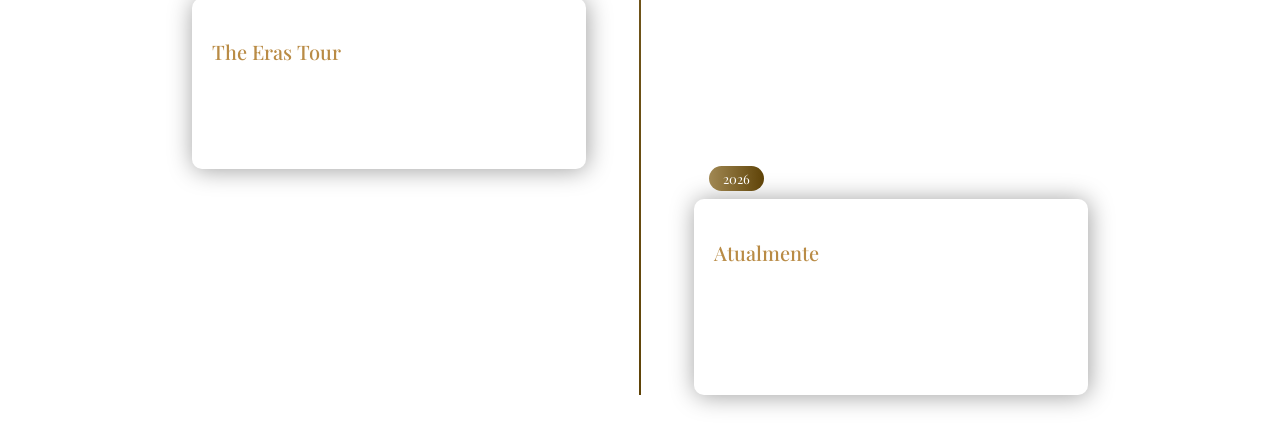
<file: public/sobre.html>
<!DOCTYPE html>
<html lang="en">
<head>
    <meta charset="UTF-8">
    <meta name="viewport" content="width=device-width, initial-scale=1.0">
    <title>Sobre | mirrorball insights.</title>
    <script src="./js/sessao.js"></script>
    <link href="https://fonts.googleapis.com/css2?family=League+Gothic&family=Playfair+Display:ital,wght@0,400..900;1,400..900&display=swap" rel="stylesheet">
    <link rel="stylesheet" href="./css/sobre.css">
</head>
<body>
<section>

  <header class="header">
    <nav>
      <a href="index.html"><img src="./assets/logomirrorball.png"></a>
      <div class="nav-links">
        <ul>
          <li><a href="index.html">Home</a></li>
          <li><a href="sobre.html">Sobre</a></li>
          <li><a href="eras.html">Eras</a></li>
          <li><a href="testes.html">Testes</a></li>
          <li><a href="login.html">Entrar</a></li>
        </ul>
      </div>
    </nav>
  </header>

  <div class="main">
    <h3 class="heading">Sobre</h3>
    <p>A trajetória de Taylor Swift até o sucesso.</p>
    <div class="container">
      <ul>
        <li>
          <span class="date">1989</span>
          <h3 class="title">Nascimento</h3>
          <p>Taylor Alison Swift nasce dia 13 de dezembro, na cidade de Reading. 
          Cresce em uma fazenda de árvores de natal na Pennsylvania e desde pequena
          demonstra seu interesse pela música.</p>
        </li>
        <li>
          <span class="date">2004</span>
          <h3 class="title">Se muda para Nashville</h3>
          <p>Aos 14 anos, ela se muda com a família para Nashville a fim de tentar carreira na música country. 
          Aprende a tocar violão, começa a escrever suas próprias músicas e chama atenção de gravadoras.</p>
        </li>
        <li>
          <span class="date">2006</span>
          <h3 class="title">Assina seu primeiro contrato</h3>
          <p>Assina contrato com a Big Machine Records, dando início a sua carreira na música.</p>
        </li>
        <li>
          <span class="date">2009</span>
          <h3 class="title">Reconhecimento mundial</h3>
          <p>Passa a ser reconhecida mundialmente após vencer o prêmio do MTV Video Music Awards 
          pelo clipe de "You Belong With Me".</p>
        </li>
        <li>
          <span class="date">2010</span>
          <h3 class="title">Símbolo do Pop</h3>
          <p>Consolida-se como uma das artistas mais influentes do mundo, expandindo sua carreira 
          para além da música, aderindo a cinema, direção e ativismo.</p>
        </li>
        <li>
          <span class="date">2019–2021</span>
          <h3 class="title">Disputa pelos Masters</h3>
          <p>Enfrenta disputa pública pelos direitos de seus antigos álbuns e decide regravar 
          suas músicas para recuperar o controle sobre seu trabalho.</p>
        </li>
        <li>
          <span class="date">2023–2024</span>
          <h3 class="title">The Eras Tour</h3>
          <p>A turnê torna-se fenômeno cultural e econômico global, atingindo o recorde 
          de uma das turnês mais lucrativas da história.</p>
        </li>
        <li>
          <span class="date">2026</span>
          <h3 class="title">Atualmente</h3>
          <p>Reconhecida como cantora, compositora, empresária e ícone da cultura pop, 
          com mais de 700 prêmios, 14 Grammys e primeira mulher a ocupar simultaneamente 
          o Top 10 da Billboard Hot 100.</p>
        </li>
      </ul>
    </div>
  </div>

</section>
</body>
</html>
</file>
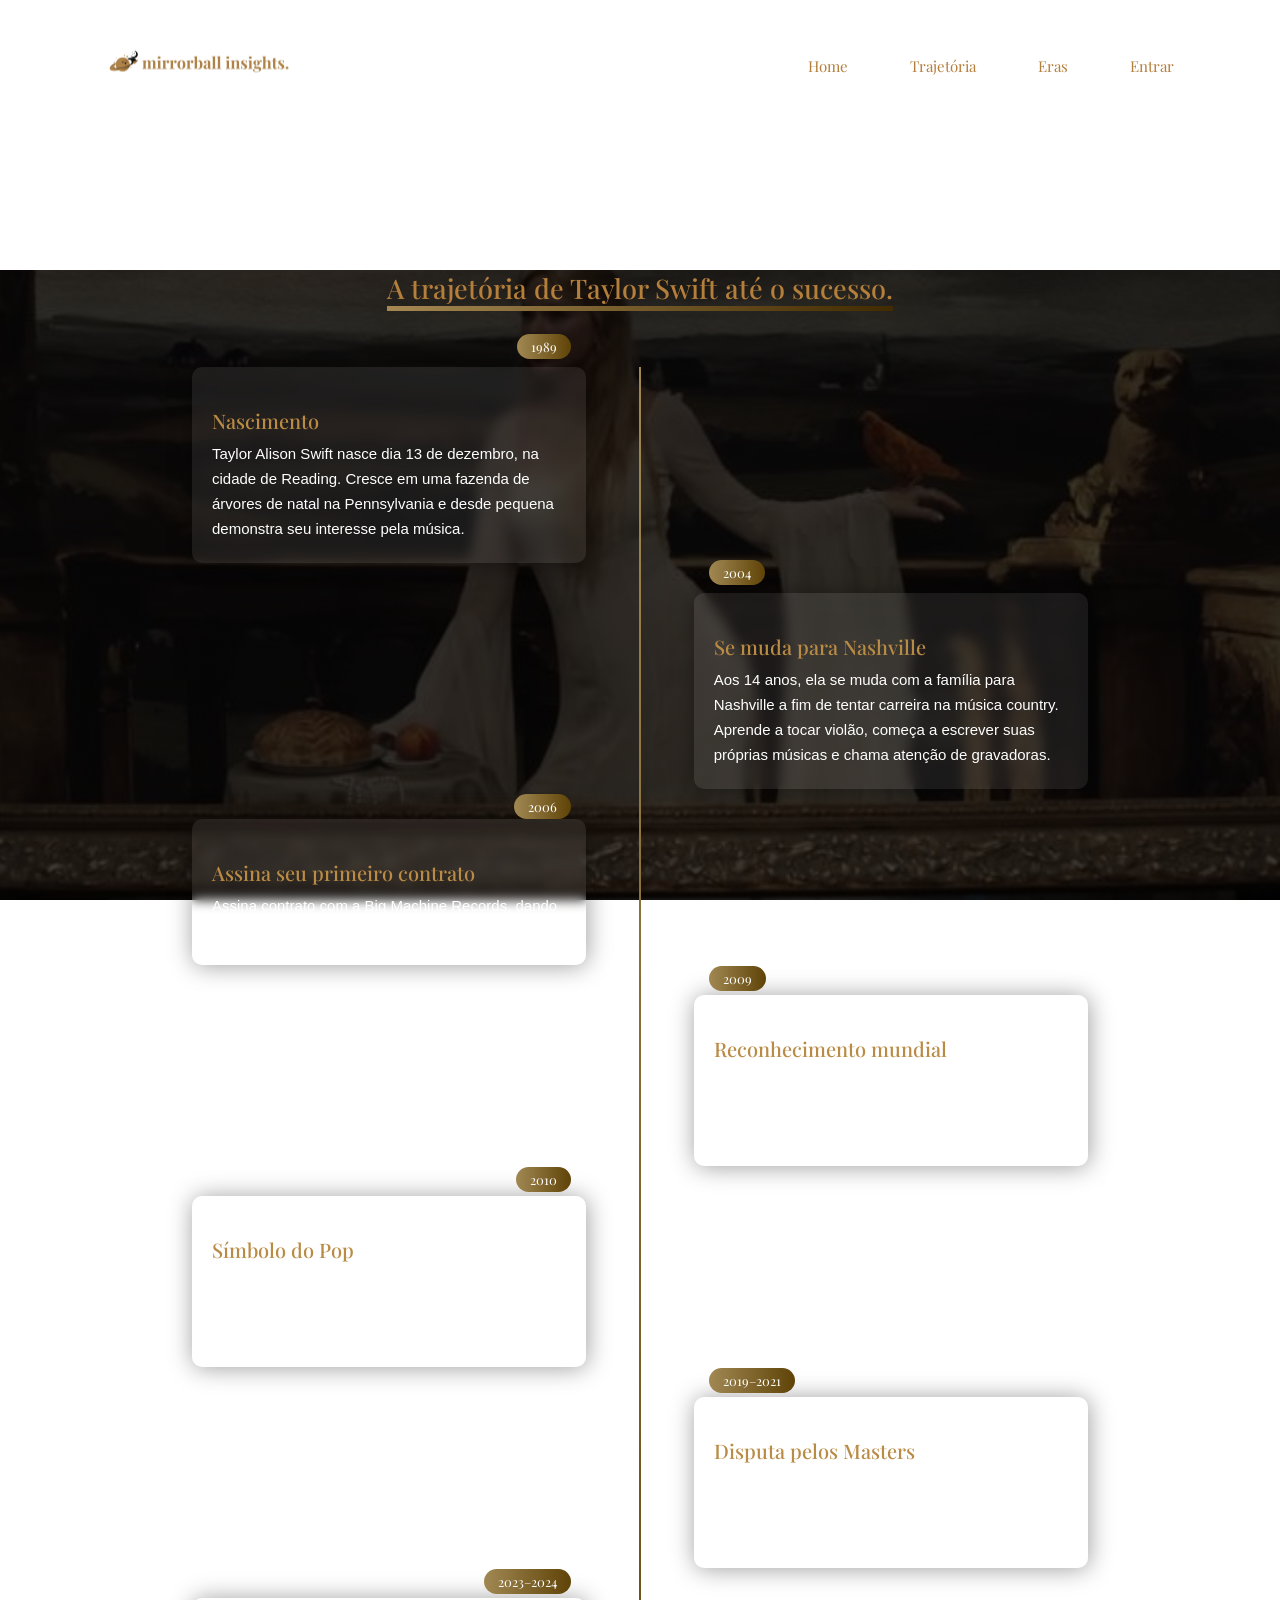
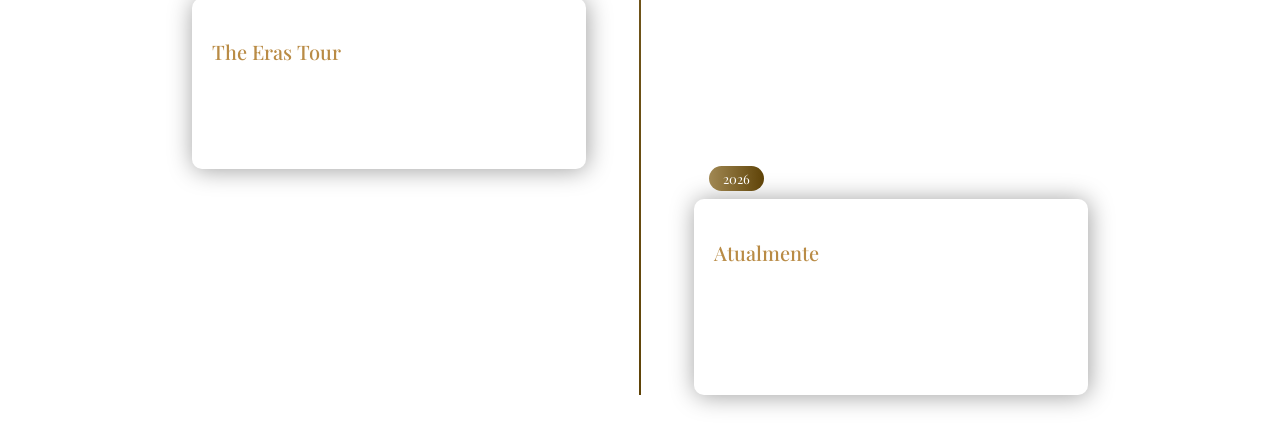
<file: public/trajetoria.html>
<!DOCTYPE html>
<html lang="en">
<head>
    <meta charset="UTF-8">
    <meta name="viewport" content="width=device-width, initial-scale=1.0">
    <title>Sobre | mirrorball insights.</title>
    <script src="./js/sessao.js"></script>
    <link href="https://fonts.googleapis.com/css2?family=League+Gothic&family=Playfair+Display:ital,wght@0,400..900;1,400..900&display=swap" rel="stylesheet">
    <link rel="stylesheet" href="./css/sobre.css">
</head>
<body>
<section>

  <header class="header">
    <nav>
      <a href="index.html"><img src="./assets/logomirrorball.png"></a>
      <div class="nav-links">
        <ul>
          <li><a href="index.html">Home</a></li>
          <li><a href="trajetoria.html">Trajetória</a></li>
          <li><a href="eras.html">Eras</a></li>
           <li><a href="login.html">Entrar</a></li>
        </ul>
      </div>
    </nav>
  </header>

  <div class="main">
    <h3 class="heading">A trajetória de Taylor Swift até o sucesso.</h3><br>
    <div class="container">
      <ul>
        <li>
          <span class="date">1989</span>
          <h3 class="title">Nascimento</h3>
          <p>Taylor Alison Swift nasce dia 13 de dezembro, na cidade de Reading. 
          Cresce em uma fazenda de árvores de natal na Pennsylvania e desde pequena
          demonstra seu interesse pela música.</p>
        </li>
        <li>
          <span class="date">2004</span>
          <h3 class="title">Se muda para Nashville</h3>
          <p>Aos 14 anos, ela se muda com a família para Nashville a fim de tentar carreira na música country. 
          Aprende a tocar violão, começa a escrever suas próprias músicas e chama atenção de gravadoras.</p>
        </li>
        <li>
          <span class="date">2006</span>
          <h3 class="title">Assina seu primeiro contrato</h3>
          <p>Assina contrato com a Big Machine Records, dando início a sua carreira na música.</p>
        </li>
        <li>
          <span class="date">2009</span>
          <h3 class="title">Reconhecimento mundial</h3>
          <p>Passa a ser reconhecida mundialmente após vencer o prêmio do MTV Video Music Awards 
          pelo clipe de "You Belong With Me".</p>
        </li>
        <li>
          <span class="date">2010</span>
          <h3 class="title">Símbolo do Pop</h3>
          <p>Consolida-se como uma das artistas mais influentes do mundo, expandindo sua carreira 
          para além da música, aderindo a cinema, direção e ativismo.</p>
        </li>
        <li>
          <span class="date">2019–2021</span>
          <h3 class="title">Disputa pelos Masters</h3>
          <p>Enfrenta disputa pública pelos direitos de seus antigos álbuns e decide regravar 
          suas músicas para recuperar o controle sobre seu trabalho.</p>
        </li>
        <li>
          <span class="date">2023–2024</span>
          <h3 class="title">The Eras Tour</h3>
          <p>A turnê torna-se fenômeno cultural e econômico global, atingindo o recorde 
          de uma das turnês mais lucrativas da história.</p>
        </li>
        <li>
          <span class="date">2026</span>
          <h3 class="title">Atualmente</h3>
          <p>Reconhecida como cantora, compositora, empresária e ícone da cultura pop, 
          com mais de 700 prêmios, 14 Grammys e primeira mulher a ocupar simultaneamente 
          o Top 10 da Billboard Hot 100.</p>
        </li>
      </ul>
    </div>
  </div>

</section>
</body>
</html>
</file>
<file: public/css/estilo.css>
* {
  margin: 0;
  padding: 0;
  font-family: "Playfair Display", serif;

}

html {
  scroll-behavior: smooth;
}

.header {
  min-height: 100vh;
  width: 100%;
  background-image: linear-gradient(rgba(0, 0, 0, 0.712)), url(../assets/imgs/fundophelia.png);
  background-position: center;
  background-size: cover;
  position: relative;

}

/* ----------- navbar --------------*/
nav {
  display: flex;
  padding: 24px 6%;
  justify-content: space-between;
  align-items: center;
  position: relative;
  z-index: 10;
}

nav img {
  width: 250px;
}

.nav-links {
  flex: 1;
  text-align: right;
}

.nav-links ul li {
  list-style: none;
  display: inline-block;
  padding: 8px 12px;
  position: relative;
}

.nav-links ul li a {
  color: #b47e3b;
  text-decoration: none;
  font-size: 15px;
  font-family: 'Playfair Display', sans-serif;
  padding: 8px 16px;
  border-radius: 20px;
  border: 1px solid transparent;
  transition: all 0.3s ease;
}

.nav-links ul li a:hover {
  border: 1px solid #b47e3b;
  background-color: rgba(180, 126, 59, 0.18);
  transform: translateY(-2px);
}

.text-box {
  width: 90%;
  color: #ffffff;
  position: absolute;
  top: 50%;
  left: 50%;
  transform: translate(-50%, -50%);
  text-align: center;
}

.text-box h1 {
  font-size: 40px;
  font-family: 'Playfair Display', serif;
}

.showgirl {
  font-family: "League Gothic", serif;
  font-size: 40px;
  color: #ffd665;
  /* dourado — estética das Eras */
}

.text-box p {
  margin: 10px 0 40px;
  font-size: 30px;
  color: beige;
}

.sobre-btn {
  display: inline-block;
  text-decoration: none;
  color: beige;
  border: 1px solid beige;
  padding: 12px 34px;
  font-size: 13px;
  background: transparent;
  position: relative;
  cursor: pointer;
  border-radius: 8px;
}

.sobre-btn:hover {
  border: 1px solid beige;
  background: beige;
  transition: 1s;
}

.heading {
  text-align: center;
  font-size: 4rem;
  color: #ffffff;
  padding: 1rem;
  margin: 2rem 0;
  background: rgba(255, 51, 153, 05);
}

.heading {
  font-size: 3rem;
}

.mirrorball {
  width: 100px;
  height: 100px;
  object-fit: contain;
  vertical-align: middle;
  display: inline-block;
  animation: girar 4s linear infinite;
}

.projeto .row {
  display: flex;
  align-items: center;
  gap: 40px;
  background: linear-gradient(135deg, #251503, #fdeee0);
  border-radius: 24px;
  padding: 40px;
  margin: 60px auto;
  width: 80%;
  box-shadow: 0 8px 32px rgba(180, 126, 59, 0.767);
  border: 1px solid rgb(180, 126, 59);
}

.projeto .row .video-container {
  flex: 1 1 40rem;
  position: relative;
}

.projeto .row .video-container video {
  width: 80%;
  border: 3px solid #251503;
  border-radius: 5rem;
  box-shadow: 0 .5 rem 1rem rgba(0, 0, 0, .1);
  height: 80%;
  object-fit: cover;
}

.projeto .row .content {
  flex: 1 1 40rem;
  background: #c4beb61a;
  border-radius: 10px;
  margin-bottom: 5%;
  padding: 70px 30px;
  box-sizing: border-box;
}

.about .row .video-container h3 {
  position: absolute;
  top: 50%;
  transform: translateY(-50%);
  font-size: 3rem;
  background: #14141421;
  width: 100%;
  padding: 1rem 2rem;
  text-align: center;
  mix-blend-mode: screen;

}

.projeto .row .content h3 {
  font-size: 2rem;
  color: #000000;
}

.about .row .content p {
  font-size: 1.5 rem;
  color: #ffffff;
  padding: 5rem 0;
  padding-top: 1rem;
  line-height: 1.5;
}

.boxes {
  width: 80%;
  margin: auto;
  text-align: center;
  padding-top: 100px;
}

h1 {

  font-size: 80px;
  font-weight: 600;
  font-family: "Italianno", cursive;
}

p {
  color: #000000;
  ;
  font-size: 20px;
  font-weight: 300;
  line-height: 22px;
  padding: 10px;
  font-family: 'Outfit', sans-serif;
}

.row {
  margin-top: 5%;
  display: flex;
  justify-content: space-between;
  gap: 24px;
}

.boxes-col {
  flex-basis: 31%;
  background: #5732028c;
  border-radius: 10px;
  margin-bottom: 5%;
  padding: 20px 12px;
  box-sizing: border-box;
  transition: 0.5s;
}

h3 {
  text-align: center;
  font-weight: 600;
  margin: 10px;
}

.boxes-col:hover {
  box-shadow: 0 0 20px 0px rgb(0, 0, 0);
}

.boxes {
  width: 80%;
  margin: auto;
  text-align: center;
  padding-top: 100px;

}

.lalala {
  width: 80%;
  margin: auto;
  text-align: center;
  padding-top: 50px;
  padding-bottom: 80px;
}

.lalala .row {
  gap: 24px;
  align-items: stretch;
}

.lalala-col {
  flex-basis: 31%;
  border-radius: 16px;
  margin-bottom: 30px;
  position: relative;
  overflow: hidden;
  aspect-ratio: 1 / 1;
}

.lalala-col img {
  width: 100%;
  height: 150%;
  object-fit: cover;
  border-radius: 16px;
  display: block;
}

.lalala h1 {
  font-size: 40px;
}

.layer {
  background: transparent;
  height: 100%;
  width: 100%;
  position: absolute;
  top: 0;
  left: 0;
  transition: 0.5s;
}

.layer:hover {
  background: rgba(99, 56, 1, 0.7);
}

.layer h3 {
  width: 80%;
  height: 5%;
  font-weight: 500;
  color: #fff;
  font-size: 20px;
  bottom: 0;
  left: 50%;
  transform: translateX(-50%);
  position: absolute;
  opacity: 0;
  transition: 1s;
}

.layer:hover h3 {
  bottom: 49%;
  opacity: 1;
}

/* ALERTA */

#alerta {
  position: absolute;
  right: 0;
  bottom: 0;
}

.mensagem-alarme {
  background-color: white;
  border-radius: 5px;
  width: 300px;
  height: 80px;
  margin: 10px;
  padding: 10px 0;
  display: flex;
  justify-content: space-evenly;
  align-items: center;
}

.mensagem-alarme h3 {
  font-size: 14px;
  margin: 0;
}

.mensagem-alarme .informacao {
  width: 66%;
}

.alarme-sino {
  width: 48px;
  height: 48px;
  animation-name: bell;
  animation-duration: 4s;
  background-image: url('https://cdn-icons-png.flaticon.com/512/1157/1157000.png');
  background-size: cover;
  animation-iteration-count: infinite;
}

@keyframes bell {
  0% {
    transform: rotate(25deg)
  }

  25% {
    transform: rotate(-25deg)
  }

  50% {
    transform: rotate(25deg)
  }

  75% {
    transform: rotate(-25deg)
  }

  100% {
    transform: rotate(25deg)
  }
}


.alerta_erro {
  display: flex;
  justify-content: flex-end;
}

.card_erro {
  display: none;
  background-color: #fff;
  color: black;
  width: 230px;
  position: fixed;
  border-radius: 4px;
  border: #ED145B 3px solid;
  padding: 10px;
  margin-right: 10%;
}

.card_erro #mensagem_erro {
  font-weight: 500;
  font-size: 20px;
}

.formulario .tipo_campo {
  font-size: 20px;
  font-weight: 600 !important;
}

.formulario {
  display: flex;
  flex-direction: column;
}

input {
  margin-bottom: 10px;
  border: 2px solid #32b9cd;
  padding: 10px;
  text-align: center;
  border-radius: 10px;
}

.btn {
  font-family: "Barlow", sans-serif;
  border: 0;
  border-radius: 5px;
  font-weight: 600;
  font-size: 18px;
  padding: 10px 15px;
  color: white;
  background-color: #ED145B;
  width: 120px;
  align-self: center;
  margin-top: 5px;
}

.loading-div {
  width: 50px;
  margin: auto;
  display: none;
}

.loading-div img {
  height: 50px;
  width: 50px;
}


.simulador {
  color: white;
}

.simulador .container {
  flex-direction: column;
  overflow: scroll;
  height: var(--tamanho-simulador);
}


#alerta {
  position: absolute;
  right: 0;
  bottom: 0;
}

.mensagem-alarme {
  background-color: white;
  border-radius: 5px;
  width: 300px;
  height: 80px;
  margin: 10px;
  padding: 10px 0;
  display: flex;
  justify-content: space-evenly;
  align-items: center;
}

.mensagem-alarme h3 {
  font-size: 14px;
  margin: 0;
}

.mensagem-alarme .informacao {
  width: 66%;
}

.alarme-sino {
  width: 48px;
  height: 48px;
  animation-name: bell;
  animation-duration: 4s;
  background-image: url('https://cdn-icons-png.flaticon.com/512/1157/1157000.png');
  background-size: cover;
  animation-iteration-count: infinite;
}

@keyframes bell {
  0% {
    transform: rotate(25deg)
  }

  25% {
    transform: rotate(-25deg)
  }

  50% {
    transform: rotate(25deg)
  }

  75% {
    transform: rotate(-25deg)
  }

  100% {
    transform: rotate(25deg)
  }
}
</file>
<file: public/css/cadastro.css>
*,
*::before,
*::after {
    box-sizing: border-box;
    margin: 0;
    padding: 0;
}

:root {
    --dourado: #b47e3b;
    --dourado-hover: #c99040;
    --rosa: #ED145B;
    --rosa-hover: #c4104c;
    --branco: #ffffff;
    --cinza-claro: #f5f0eb;
    --cinza-texto: #4a3f35;
    --cinza-placeholder: #a89880;
    --sombra: 0 20px 60px rgba(100, 70, 20, 0.18);
}

/* ------ fundo (melhor no body do que como header) */
body {
    font-family: 'Playfair Display', serif;
    min-height: 90vh;
    width: 100%;
    display: flex;
    flex-direction: column;
    background-color: #1a1209;
    background-image: linear-gradient(rgba(0, 0, 0, 0.712)), url(../assets/imgs/tayviolao.png);
    background-position: center;
    background-size: cover;
    background-attachment: fixed;
    position: relative;
}

/* ---------------------------- navbar --------------------------- */
nav {
    display: flex;
    padding: 24px 6%;
    justify-content: space-between;
    align-items: center;
    position: relative;
    z-index: 10;
}

nav img {
    width: 250px;
}

.nav-links {
    flex: 1;
    text-align: right;
}

.nav-links ul li {
    list-style: none;
    display: inline-block;
    padding: 8px 12px;
    position: relative;
}

.nav-links ul li a {
    color: #b47e3b;
    text-decoration: none;
    font-size: 15px;
    font-family: 'Playfair Display', sans-serif;
    padding: 8px 16px;
    border-radius: 20px;
    border: 1px solid transparent;
    transition: all 0.3s ease;
}

.nav-links ul li a:hover {
    border: 1px solid #b47e3b;
    background-color: rgba(180, 126, 59, 0.18);
    transform: translateY(-2px);
}

/* ------- area main ------------- */
.login {
    flex: 1;
    display: flex;
    flex-direction: column;
    justify-content: center;
    align-items: center;
    padding: 2rem 1rem 3rem;
    position: relative;
    z-index: 5;
}

/* -------- alerta ---- */
.alerta_erro {
    position: fixed;
    top: 80px;
    right: 20px;
    z-index: 100;
}

.card_erro {
    display: none;
    background: #fff;
    color: #333;
    width: 260px;
    border-radius: 10px;
    border-left: 4px solid var(--rosa);
    padding: 14px 16px;
    box-shadow: 0 8px 24px rgba(0, 0, 0, 0.25);
    animation: slideIn 0.3s ease;
}

@keyframes slideIn {
    from {
        opacity: 0;
        transform: translateX(20px);
    }

    to {
        opacity: 1;
        transform: translateX(0);
    }
}

#mensagem_erro {
    font-size: 0.85rem;
    font-weight: 500;
    line-height: 1.4;
    font-family: 'Outfit', sans-serif;
}

/* ------------------- card de login -------------------- */
.card-login {
    background: rgba(30, 20, 10, 0.75);
    border: 1px solid rgba(180, 126, 59, 0.35);
    border-radius: 20px;
    padding: 2.5rem 2.5rem 2rem;
    width: 100%;
    max-width: 420px;
    box-shadow: var(--sombra);
    display: flex;
    flex-direction: column;
    gap: 1.75rem;
    animation: fadeUp 0.5s ease both;
    backdrop-filter: blur(8px);
}

@keyframes fadeUp {
    from {
        opacity: 0;
        transform: translateY(24px);
    }

    to {
        opacity: 1;
        transform: translateY(0);
    }
}

.card-topo {
    text-align: center;
}

.card-icone {
    width: 52px;
    height: 52px;
    background: linear-gradient(135deg, var(--dourado), #7a5020);
    border-radius: 14px;
    display: flex;
    align-items: center;
    justify-content: center;
    margin: 0 auto 1rem;
}

.card-icone svg {
    width: 26px;
    height: 26px;
    stroke: #fff;
    fill: none;
    stroke-width: 2;
    stroke-linecap: round;
    stroke-linejoin: round;
}

.card-login h2 {
    font-size: 1.6rem;
    font-weight: 700;
    color: #e8d5b0;
    margin-bottom: 0.3rem;
    letter-spacing: 0.3px;
    font-family: 'Playfair Display', serif;
}

.card-login .subtitulo {
    font-size: 0.875rem;
    color: var(--cinza-placeholder);
    font-weight: 400;
    font-family: 'Outfit', sans-serif;
}

/* ── FORMULÁRIO ── */
.formulario {
    display: flex;
    flex-direction: column;
    gap: 1rem;
}

.campo {
    display: flex;
    flex-direction: column;
    gap: 0.4rem;
}

.campo span {
    font-size: 0.75rem;
    font-weight: 600;
    color: var(--dourado);
    letter-spacing: 1px;
    text-transform: uppercase;
    font-family: 'Outfit', sans-serif;
}

.campo input {
    border: 1px solid rgba(180, 126, 59, 0.4);
    border-radius: 10px;
    padding: 0.75rem 1rem;
    font-family: 'Outfit', sans-serif;
    font-size: 0.95rem;
    color: #e8d5b0;
    background: rgba(255, 255, 255, 0.05);
    transition: border-color 0.2s, background 0.2s, box-shadow 0.2s;
    outline: none;
    text-align: left;
    margin: 0;
}

.campo input::placeholder {
    color: rgba(168, 152, 128, 0.5);
}

.campo input:focus {
    border-color: var(--dourado);
    background: rgba(180, 126, 59, 0.08);
    box-shadow: 0 0 0 3px rgba(180, 126, 59, 0.15);
}

/* ── BOTÃO ENTRAR ── */
.botao-entrar {
    width: 100%;
    padding: 0.85rem;
    border: none;
    border-radius: 10px;
    background: linear-gradient(135deg, var(--dourado) 0%, #7a5020 100%);
    color: #fff;
    font-family: 'Outfit', sans-serif;
    font-size: 1rem;
    font-weight: 600;
    cursor: pointer;
    transition: transform 0.15s, box-shadow 0.2s;
    letter-spacing: 0.5px;
    margin-top: 0.5rem;
}

.botao-entrar:hover {
    transform: translateY(-1px);
    box-shadow: 0 8px 20px rgba(180, 126, 59, 0.45);
}

.botao-entrar:active {
    transform: translateY(0);
    box-shadow: none;
}

/* ── LOADING ── */
.loading-div {
    display: none;
    justify-content: center;
    padding: 0.5rem 0;
}

.loading-div img {
    width: 40px;
    height: 40px;
}

.card-rodape {
    text-align: center;
    font-size: 0.825rem;
    color: var(--cinza-placeholder);
    font-family: 'Outfit', sans-serif;
}

.card-rodape a {
    color: var(--dourado);
    font-weight: 600;
    text-decoration: none;
}

.card-rodape a:hover {
    text-decoration: underline;
}

/* ------------ footer --------------*/
.footer {
    padding: 1.25rem 2rem;
    position: relative;
    z-index: 5;
    border-top: 1px solid rgba(180, 126, 59, 0.15);
}

.footer .container {
    max-width: 1100px;
    margin: 0 auto;
    display: flex;
    justify-content: space-between;
    align-items: center;
}

.footer h4 {
    font-size: 0.8rem;
    font-weight: 400;
    color: rgba(180, 126, 59, 0.5);
    font-family: 'Outfit', sans-serif;
}

.footer .version {
    font-size: 0.75rem;
    color: rgba(180, 126, 59, 0.3);
    font-family: 'Outfit', sans-serif;
}
</file>
<file: public/css/eras.css>
* {
  font-family: "Playfair Display", serif;
  box-sizing: border-box;
  background: transparent;
}


/* ------------- navbar ---------*/
nav {
  display: flex;
  padding: 24px 6%;
  justify-content: space-between;
  align-items: center;
  position: relative;
  z-index: 10;
}

nav img {
  width: 250px;
}

.nav-links {
  flex: 1;
  text-align: right;
}

.nav-links ul li {
  list-style: none;
  display: inline-block;
  padding: 8px 12px;
  position: relative;
}

.nav-links ul li a {
  color: #b47e3b;
  text-decoration: none;
  font-size: 15px;
  font-family: 'Playfair Display', sans-serif;
  padding: 8px 16px;
  border-radius: 20px;
  border: 1px solid transparent;
  transition: all 0.3s ease;
}

.nav-links ul li a:hover {
  border: 1px solid #b47e3b;
  background-color: rgba(180, 126, 59, 0.18);
  transform: translateY(-2px);
}


:root {
  --cor-fundo: #0d0d0d;
  --cor-texto: #f5e6cc;
  --cor-suave: #888;
  --cor-destaque: #d4af37;
}

* {
  box-sizing: border-box;
  margin: 0;
  padding: 0;
}

body {
  background-image: linear-gradient(rgba(0, 0, 0, 0.712), rgba(0, 0, 0, 0.712)), url(../assets/imgs/tayeras.png);
  background-position: center;
  background-size: cover;
  background-attachment: fixed;
  color: var(--cor-texto);
  font-family: 'Outfit', sans-serif;
  height: 90vh;
}


.albuns-hero {
  text-align: center;
  padding: 80px 24px 48px;
}

.albuns-hero .decoracao {
  color: var(--cor-destaque);
  letter-spacing: 12px;
  font-size: 0.85rem;
  margin-bottom: 20px;
}

.albuns-hero h1 {
  font-family: 'Playfair Display', serif;
  font-size: clamp(2.2rem, 5vw, 4rem);
  font-weight: 700;
  line-height: 1.1;
  color: var(--cor-texto);
}

.albuns-hero h1 em {
  color: var(--cor-destaque);
  font-style: italic;
}

.albuns-hero p {
  margin-top: 16px;
  color: var(--cor-suave);
  font-size: 1.5rem;
  font-style: italic;
}

.albuns-lista {
  max-width: 1000px;
  margin: 0 auto;
  padding: 60px 24px;
  display: flex;
  flex-direction: column;
  gap: 0;
}

.album-card {
  display: flex;
  align-items: stretch;
  gap: 0;
  border-bottom: 1px solid rgba(255, 255, 255, 0.06);
  padding: 48px 0;
  opacity: 0;
  transform: translateY(30px);
  animation: entrar 0.6s ease forwards;
}

/* Alternância: ímpar = imagem à esquerda, par = imagem à direita */
.album-card:nth-child(even) {
  flex-direction: row-reverse;
}

@keyframes entrar {
  to {
    opacity: 1;
    transform: translateY(0);
  }
}

.album-capa {
  flex-shrink: 0;
  width: 220px;
  height: 220px;
  position: relative;
  overflow: hidden;
  border-radius: 4px;
}

.album-capa img {
  width: 100%;
  height: 100%;
  object-fit: cover;
  display: block;
}

.album-capa::after {
  content: '';
  position: absolute;
  inset: 0;
  box-shadow: inset 0 0 0 2px rgba(255, 255, 255, 0.08);
  border-radius: 4px;
}

.album-info {
  flex: 1;
  display: flex;
  flex-direction: column;
  justify-content: center;
  padding: 0 40px;
  gap: 12px;
}

.album-card:nth-child(even) .album-info {
  align-items: flex-end;
  text-align: right;
}

.album-numero {
  font-size: 0.7rem;
  letter-spacing: 4px;
  text-transform: uppercase;
  color: var(--cor-era);
  font-family: 'Outfit', sans-serif;
}

.album-nome {
  font-family: 'Playfair Display', serif;
  font-size: clamp(1.6rem, 3vw, 2.4rem);
  font-weight: 700;
  line-height: 1.1;
  color: var(--cor-texto);
}

.album-meta {
  display: flex;
  gap: 16px;
  align-items: center;
  flex-wrap: wrap;
}

.album-card:nth-child(even) .album-meta {
  justify-content: flex-end;
}

.album-ano {
  font-size: 0.85rem;
  color: var(--cor-suave);
}

.album-genero {
  font-size: 0.75rem;
  letter-spacing: 2px;
  text-transform: uppercase;
  padding: 3px 10px;
  border-radius: 100px;
  border: 1px solid var(--cor-era);
  color: var(--cor-era);
}

.album-divisor {
  width: 40px;
  height: 1px;
  background: var(--cor-era);
  opacity: 0.5;
}

.album-card:nth-child(even) .album-divisor {
  align-self: flex-end;
}

.album-curiosidade {
  font-size: 0.92rem;
  line-height: 1.7;
  color: rgba(245, 230, 204, 0.7);
  max-width: 420px;
  font-family: 'Outfit', sans-serif;
}

.albuns-footer {
  text-align: center;
  padding: 40px 24px;
  border-top: 1px solid rgba(212, 175, 55, 0.1);
  color: var(--cor-suave);
  font-size: 0.85rem;


  .album-card:nth-child(even) .album-info {
    align-items: center;
    text-align: center;
  }

  .album-card:nth-child(even) .album-meta {
    justify-content: center;
  }

  .album-card:nth-child(even) .album-divisor {
    align-self: center;
  }

  .album-capa {
    width: 180px;
    height: 180px;
  }

  .album-info {
    padding: 0;
  }
}
</file>
<file: public/css/login.css>
*::before,
*::after {
    box-sizing: border-box;
    margin: 0;
    padding: 0;
}

:root {
    --dourado: #b47e3b;
    --dourado-hover: #c99040;
    --rosa: #ED145B;
    --rosa-hover: #c4104c;
    --branco: #ffffff;
    --cinza-claro: #f5f0eb;
    --cinza-texto: #4a3f35;
    --cinza-placeholder: #a89880;
    --sombra: 0 20px 60px rgba(100, 70, 20, 0.18);
}

body {
    font-family: 'Playfair Display', serif;
    min-height: 90vh;
    width: 100%;
    display: flex;
    flex-direction: column;
    background-color: #1a1209;
    background-image: linear-gradient(rgba(0, 0, 0, 0.712)), url(../assets/imgs/tayviolao.png);
    background-position: center;
    background-size: cover;
    background-attachment: fixed;
    position: relative;
}

nav {
    display: flex;
    padding: 24px 6%;
    justify-content: space-between;
    align-items: center;
    position: relative;
    z-index: 10;
}

nav img {
    width: 250px;
}

.nav-links {
    flex: 1;
    text-align: right;
}

.nav-links ul li {
    list-style: none;
    display: inline-block;
    padding: 8px 12px;
    position: relative;
}

.nav-links ul li a {
    color: #b47e3b;
    text-decoration: none;
    font-size: 15px;
    font-family: 'Playfair Display', sans-serif;
    padding: 8px 16px;
    border-radius: 20px;
    border: 1px solid transparent;
    transition: all 0.3s ease;
}

.nav-links ul li a:hover {
    border: 1px solid #b47e3b;
    background-color: rgba(180, 126, 59, 0.18);
    transform: translateY(-2px);
}


.login {
    flex: 1;
    display: flex;
    flex-direction: column;
    justify-content: center;
    align-items: center;
    padding: 2rem 1rem 3rem;
    position: relative;
    z-index: 5;
}


.alerta_erro {
    position: fixed;
    top: 80px;
    right: 20px;
    z-index: 100;
}

.card_erro {
    display: none;
    background: #fff;
    color: #333;
    width: 260px;
    border-radius: 10px;
    border-left: 4px solid var(--rosa);
    padding: 14px 16px;
    box-shadow: 0 8px 24px rgba(0, 0, 0, 0.25);
    animation: slideIn 0.3s ease;
}

@keyframes slideIn {
    from {
        opacity: 0;
        transform: translateX(20px);
    }

    to {
        opacity: 1;
        transform: translateX(0);
    }
}

#mensagem_erro {
    font-size: 0.85rem;
    font-weight: 500;
    line-height: 1.4;
    font-family: 'Outfit', sans-serif;
}

.card-login {
    background: rgba(30, 20, 10, 0.75);
    border: 1px solid rgba(180, 126, 59, 0.35);
    border-radius: 20px;
    padding: 2.5rem 2.5rem 2rem;
    width: 100%;
    max-width: 420px;
    box-shadow: var(--sombra);
    display: flex;
    flex-direction: column;
    gap: 1.75rem;
    animation: fadeUp 0.5s ease both;
    backdrop-filter: blur(8px);
}

@keyframes fadeUp {
    from {
        opacity: 0;
        transform: translateY(24px);
    }

    to {
        opacity: 1;
        transform: translateY(0);
    }
}

.card-topo {
    text-align: center;
}

.card-icone {
    width: 52px;
    height: 52px;
    background: linear-gradient(135deg, var(--dourado), #7a5020);
    border-radius: 14px;
    display: flex;
    align-items: center;
    justify-content: center;
    margin: 0 auto 1rem;
}

.card-icone svg {
    width: 26px;
    height: 26px;
    stroke: #fff;
    fill: none;
    stroke-width: 2;
    stroke-linecap: round;
    stroke-linejoin: round;
}

.card-login h2 {
    font-size: 1.6rem;
    font-weight: 700;
    color: #e8d5b0;
    margin-bottom: 0.3rem;
    letter-spacing: 0.3px;
    font-family: 'Playfair Display', serif;
}

.card-login .subtitulo {
    font-size: 0.875rem;
    color: var(--cinza-placeholder);
    font-weight: 400;
    font-family: 'Outfit', sans-serif;
}

/* ── FORMULÁRIO ── */
.formulario {
    display: flex;
    flex-direction: column;
    gap: 1rem;
}

.campo {
    display: flex;
    flex-direction: column;
    gap: 0.4rem;
}

.campo span {
    font-size: 0.75rem;
    font-weight: 600;
    color: var(--dourado);
    letter-spacing: 1px;
    text-transform: uppercase;
    font-family: 'Outfit', sans-serif;
}

.campo input {
    border: 1px solid rgba(180, 126, 59, 0.4);
    border-radius: 10px;
    padding: 0.75rem 1rem;
    font-family: 'Outfit', sans-serif;
    font-size: 0.95rem;
    color: #e8d5b0;
    background: rgba(255, 255, 255, 0.05);
    transition: border-color 0.2s, background 0.2s, box-shadow 0.2s;
    outline: none;
    text-align: left;
    margin: 0;
}

.campo input::placeholder {
    color: rgba(168, 152, 128, 0.5);
}

.campo input:focus {
    border-color: var(--dourado);
    background: rgba(180, 126, 59, 0.08);
    box-shadow: 0 0 0 3px rgba(180, 126, 59, 0.15);
}


.botao-entrar {
    width: 100%;
    padding: 0.85rem;
    border: none;
    border-radius: 10px;
    background: linear-gradient(135deg, var(--dourado) 0%, #7a5020 100%);
    color: #fff;
    font-family: 'Outfit', sans-serif;
    font-size: 1rem;
    font-weight: 600;
    cursor: pointer;
    transition: transform 0.15s, box-shadow 0.2s;
    letter-spacing: 0.5px;
    margin-top: 0.5rem;
}

.botao-entrar:hover {
    transform: translateY(-1px);
    box-shadow: 0 8px 20px rgba(180, 126, 59, 0.45);
}

.botao-entrar:active {
    transform: translateY(0);
    box-shadow: none;
}


.loading-div {
    display: none;
    justify-content: center;
    padding: 0.5rem 0;
}

.loading-div img {
    width: 40px;
    height: 40px;
}


.card-rodape {
    text-align: center;
    font-size: 0.825rem;
    color: var(--cinza-placeholder);
    font-family: 'Outfit', sans-serif;
}

.card-rodape a {
    color: var(--dourado);
    font-weight: 600;
    text-decoration: none;
}

.card-rodape a:hover {
    text-decoration: underline;
}
</file>
<file: public/css/quemdisse.css>
:root {
    --cor-fundo: #1a0d02;
    --cor-lateral: #120900;
    --cor-caixa: #2e1a06;
    --cor-borda: rgba(180, 126, 59, 0.3);
    --cor-texto: #f5e6cc;
    --cor-suave: #c9a876;
    --cor-destaque: #d4af37;
    --cor-destaque-2: #b47e3b;

    --success: #198754;
    --success-dark: #095c36;
    --success-light: #9dd3ba;
    --warning: #ffc107;
    --warning-dark: #705400;
    --warning-light: #fdebb3;
    --danger: #dc3545;
    --danger-dark: #990c19;
    --danger-light: #f0c1c6;
}

* {
    box-sizing: border-box;
    margin: 0;
    padding: 0;
}

body {
    background-image: linear-gradient(rgba(0, 0, 0, 0.712), rgba(0, 0, 0, 0.712)), url(../assets/imgs/lousa.png);
    background-position: center;
    background-size: cover;
    background-attachment: fixed;
    color: var(--cor-texto);
    min-height: 100vh;
    font-family: 'Outfit', sans-serif;
}

.janela {
    display: flex;
    min-height: 100vh;
}

.header-left {
    position: fixed;
    top: 0;
    left: 0;
    width: 220px;
    height: 100vh;
    background-color: rgba(18, 9, 0, 0.95);
    border-right: 1px solid var(--cor-borda);
    display: flex;
    flex-direction: column;
    align-items: center;
    justify-content: space-evenly;
    padding: 32px 0;
    z-index: 100;
}

.header-left .logo {
    font-family: 'Playfair Display', serif;
    font-size: 1.1rem;
    color: var(--cor-destaque);
    text-align: center;
    letter-spacing: 1px;
    padding: 0 16px;
}

.header-left .logo img {
    width: 210px;
}

.hello h3 {
    color: var(--cor-suave);
    font-weight: 300;
    font-size: 0.95rem;
    text-align: center;
    font-family: 'Playfair Display', serif;
}

.hello h3 span {
    font-weight: 700;
    color: var(--cor-destaque);
}

.btn-nav,
.btn-nav-active {
    width: 75%;
    text-align: center;
    padding: 10px 16px;
    border-radius: 6px;
    cursor: pointer;
    transition: all 0.2s ease;
    text-decoration: none;
}

.btn-nav {
    border: 1px solid var(--cor-borda);
    color: var(--cor-suave);
    font-size: 0.85rem;
    letter-spacing: 1px;
}

.btn-nav:hover {
    border-color: var(--cor-destaque);
    color: var(--cor-destaque);
    background: rgba(212, 175, 55, 0.08);
}

.btn-nav-active {
    background: var(--cor-destaque);
    color: var(--cor-fundo);
    font-weight: 700;
    font-size: 0.85rem;
    letter-spacing: 1px;
}

.btn-logout {
    width: 75%;
    text-align: center;
    padding: 10px 16px;
    border-radius: 6px;
    background: rgba(212, 175, 55, 0.08);
    color: var(--cor-destaque-2);
    font-size: 0.85rem;
    cursor: pointer;
    transition: all 0.2s;
}

.btn-logout:hover {
    background: rgba(220, 53, 69, 0.12);
}

.dash {
    margin-left: 220px;
    width: calc(100% - 220px);
    min-height: 100vh;
    display: flex;
    flex-direction: column;
    padding: 40px;
}

.dash-titulo {
    margin-bottom: 32px;
    border-bottom: 1px solid var(--cor-borda);
    padding-bottom: 20px;
    font-family: 'Playfair Display', serif;
}

.dash-titulo .decoracao {
    font-size: 0.75rem;
    letter-spacing: 4px;
    text-transform: uppercase;
    color: var(--cor-destaque);
    margin-bottom: 8px;
}

.dash-titulo h1 {
    font-family: 'Playfair Display', serif;
    font-size: 2rem;
    font-weight: 700;
    color: var(--cor-texto);
}

.dash-titulo h1 em {
    font-style: italic;
    color: var(--cor-destaque);
}

.dash-titulo p {
    color: var(--cor-suave);
    font-size: 0.9rem;
    margin-top: 8px;
}

#telaInicial,
#telaFinal {
    display: flex;
    align-items: center;
    justify-content: center;
    flex: 1;
    padding: 24px 0;
}

.capa {
    display: flex;
    flex-direction: column;
    align-items: center;
    text-align: center;
    gap: 24px;
    max-width: 540px;
}

.capa-decoracao {
    color: var(--cor-destaque);
    font-size: 1.4rem;
    letter-spacing: 12px;
}

.titulo-principal {
    font-family: 'Playfair Display', serif;
    font-size: 2.6rem;
    line-height: 1.2;
    color: var(--cor-texto);
}

.ou {
    font-style: italic;
    font-size: 1.8rem;
    color: var(--cor-destaque);
}

.subtitulo {
    color: var(--cor-suave);
    font-size: 1rem;
    font-style: italic;
}

.pontuacao-final-texto {
    font-size: 1.2rem;
    font-weight: bold;
    color: var(--cor-destaque);
}

.mensagem-final {
    font-size: 1.1rem;
    padding: 12px 20px;
    border-radius: 8px;
}

#telaJogo {
    display: flex;
    flex-direction: column;
    align-items: center;
    padding: 8px 24px 40px;
    width: 100%;
    gap: 24px;
}

button {
    background: transparent;
    border: 2px solid var(--cor-destaque);
    color: var(--cor-destaque);
    font-family: 'Playfair Display', serif;
    font-weight: bold;
    font-size: 0.9rem;
    letter-spacing: 2px;
    text-transform: uppercase;
    padding: 12px 28px;
    cursor: pointer;
    transition: background 0.2s, color 0.2s;
    border-radius: 4px;
}

button:hover:not(:disabled) {
    background: var(--cor-destaque);
    color: var(--cor-fundo);
}

button:disabled {
    opacity: 0.3;
    cursor: default;
}

#placar {
    display: flex;
    gap: 32px;
    font-size: 0.9rem;
    letter-spacing: 1px;
    color: var(--cor-suave);
    border: 1px solid var(--cor-destaque-2);
    padding: 8px 24px;
    border-radius: 100px;
    background: rgba(46, 26, 6, 0.7);
}

#placar strong {
    color: var(--cor-texto);
}

#caixaQuestao {
    display: flex;
    flex-direction: column;
    gap: 14px;
    max-width: 440px;
    width: 100%;
    background: rgba(46, 26, 6, 0.7);
    border: 1px solid var(--cor-destaque-2);
    border-radius: 12px;
    padding: 20px;
}

#infoQuestao {
    font-family: 'Playfair Display', serif;
    font-size: 0.8rem;
    color: var(--cor-suave);
    letter-spacing: 2px;
    text-transform: uppercase;
}

#citacao {
    position: relative;
    padding: 8px 16px;
    border-left: 3px solid var(--cor-destaque);
    font-family: 'Playfair Display', sans-serif;
}

.aspas-decorativas {
    font-size: 4rem;
    line-height: 0;
    vertical-align: -0.6em;
    color: var(--cor-destaque);
    font-family: Georgia, serif;
    opacity: 0.4;
}

.aspas-decorativas.direita {
    float: right;
}

#spanQuestaoExibida {
    font-size: 1.15rem;
    font-style: italic;
    line-height: 1.7;
    color: var(--cor-texto);
}

#instrucao {
    color: var(--cor-suave);
    font-size: 0.9rem;
}

#opcoes {
    display: flex;
    flex-direction: column;
    gap: 10px;
}

#opcoes input[type="radio"] {
    display: none;
}

.opcao-wrapper label {
    display: block;
    padding: 12px 16px;
    border: 1px solid var(--cor-destaque-2);
    border-radius: 8px;
    cursor: pointer;
    transition: background 0.15s, border-color 0.15s;
    font-size: 0.95rem;
    color: var(--cor-texto);
}

.opcao-wrapper label:hover {
    background: rgba(180, 126, 59, 0.2);
    border-color: var(--cor-destaque);
}

.opcao-wrapper input[type="radio"]:checked + label {
    background: rgba(212, 175, 55, 0.15);
    border-color: var(--cor-destaque);
    color: var(--cor-destaque);
    font-weight: bold;
}

#botoes {
    display: flex;
    flex-direction: column;
    gap: 10px;
}

.text-success-with-bg {
    background-color: var(--success-light) !important;
    color: var(--success-dark) !important;
    border-color: var(--success) !important;
    font-weight: bold;
}

.text-warning-with-bg {
    background-color: var(--warning-light) !important;
    color: var(--warning-dark) !important;
    border-color: var(--warning) !important;
}

.text-danger-with-bg {
    background-color: var(--danger-light) !important;
    color: var(--danger-dark) !important;
    border-color: var(--danger) !important;
    font-weight: bold;
}
</file>
<file: public/css/quizalbuns.css>
:root {
    --cor-fundo: #1a0d02;
    --cor-lateral: #120900;
    --cor-caixa: #2e1a06;
    --cor-borda: rgba(180, 126, 59, 0.3);
    --cor-texto: #f5e6cc;
    --cor-suave: #c9a876;
    --cor-destaque: #d4af37;
    --cor-destaque-2: #b47e3b;

    --success: #198754;
    --success-dark: #095c36;
    --success-light: #9dd3ba;
    --warning: #ffc107;
    --warning-dark: #705400;
    --warning-light: #fdebb3;
    --danger: #dc3545;
    --danger-dark: #990c19;
    --danger-light: #f0c1c6;
    
}
* {
    box-sizing: border-box;
    margin: 0;
    padding: 0;
}

body {
    background-image: linear-gradient(rgba(0, 0, 0, 0.712), rgba(0, 0, 0, 0.712)), url(../assets/imgs/lousa.png);
    background-position: center;
    background-size: cover;
    background-attachment: fixed;
    color: var(--cor-texto);
    min-height: 100vh;
    font-family: 'Outfit', sans-serif;
}

.janela {
    display: flex;
    min-height: 100vh;
}

.header-left {
    position: fixed;
    top: 0;
    left: 0;
    width: 220px;
    height: 100vh;
    background-color: rgba(18, 9, 0, 0.95);
    border-right: 1px solid var(--cor-borda);
    display: flex;
    flex-direction: column;
    align-items: center;
    justify-content: space-evenly;
    padding: 32px 0;
    z-index: 100;
}

.header-left .logo {
    font-family: 'Playfair Display', serif;
    font-size: 1.1rem;
    color: var(--cor-destaque);
    text-align: center;
    letter-spacing: 1px;
    padding: 0 16px;
}

.header-left .logo img {
    width: 210px;
}

.hello h3 {
    color: var(--cor-suave);
    font-weight: 300;
    font-size: 0.95rem;
    text-align: center;
    font-family: 'Playfair Display', serif;
}

.hello h3 span {
    font-weight: 700;
    color: var(--cor-destaque);
}

.btn-nav,
.btn-nav-active {
    width: 75%;
    text-align: center;
    padding: 10px 16px;
    border-radius: 6px;
    cursor: pointer;
    transition: all 0.2s ease;
    text-decoration: none;
}

.btn-nav {
    border: 1px solid var(--cor-borda);
    color: var(--cor-suave);
    font-size: 0.85rem;
    letter-spacing: 1px;
}

.btn-nav:hover {
    border-color: var(--cor-destaque);
    color: var(--cor-destaque);
    background: rgba(212, 175, 55, 0.08);
}

.btn-nav-active {
    background: var(--cor-destaque);
    color: var(--cor-fundo);
    font-weight: 700;
    font-size: 0.85rem;
    letter-spacing: 1px;
}

.btn-logout {
    width: 75%;
    text-align: center;
    padding: 10px 16px;
    border-radius: 6px;
    background: rgba(212, 175, 55, 0.08);
    color: var(--cor-destaque-2);
    font-size: 0.85rem;
    cursor: pointer;
    transition: all 0.2s;
}

.btn-logout:hover {
    background: rgba(220, 53, 69, 0.12);
}

.dash {
    margin-left: 220px;
    width: calc(100% - 220px);
    min-height: 100vh;
    display: flex;
    flex-direction: column;
    padding: 40px;
}

.dash-titulo {
    margin-bottom: 32px;
    border-bottom: 1px solid var(--cor-borda);
    padding-bottom: 20px;
    font-family: 'Playfair Display', serif;
}

.dash-titulo .decoracao {
    font-size: 0.75rem;
    letter-spacing: 4px;
    text-transform: uppercase;
    color: var(--cor-destaque);
    margin-bottom: 8px;
}

.dash-titulo h1 {
    font-family: 'Playfair Display', serif;
    font-size: 2rem;
    font-weight: 700;
    color: var(--cor-texto);
}

.dash-titulo h1 em {
    font-style: italic;
    color: var(--cor-destaque);
}

.dash-titulo p {
    color: var(--cor-suave);
    font-size: 0.9rem;
    margin-top: 8px;
}

#telaInicial,
#telaFinal {
    display: flex;
    align-items: center;
    justify-content: center;
    flex: 1;
    padding: 24px 0;
}

.capa {
    display: flex;
    flex-direction: column;
    align-items: center;
    text-align: center;
    gap: 24px;
    max-width: 540px;
}

.capa-decoracao {
    color: var(--cor-destaque);
    font-size: 1.4rem;
    letter-spacing: 12px;
}

.titulo-principal {
    font-family: 'Playfair Display', serif;
    font-size: 2.6rem;
    line-height: 1.2;
    color: var(--cor-texto);
}

.ou {
    font-style: italic;
    font-size: 1.8rem;
    color: var(--cor-destaque);
}

.subtitulo {
    color: var(--cor-suave);
    font-size: 1rem;
    font-style: italic;
}

.pontuacao-final-texto {
    font-size: 1.2rem;
    font-weight: bold;
    color: var(--cor-destaque);
}

.mensagem-final {
    font-size: 1.1rem;
    padding: 12px 20px;
    border-radius: 8px;
}

#telaJogo {
    display: flex;
    flex-direction: column;
    align-items: center;
    padding: 8px 24px 40px;
    width: 100%;
    gap: 24px;
}

button {
    background: transparent;
    border: 2px solid var(--cor-destaque);
    color: var(--cor-destaque);
    font-family: 'Playfair Display', serif;
    font-weight: bold;
    font-size: 0.9rem;
    letter-spacing: 2px;
    text-transform: uppercase;
    padding: 12px 28px;
    cursor: pointer;
    transition: background 0.2s, color 0.2s;
    border-radius: 4px;
}

button:hover:not(:disabled) {
    background: var(--cor-destaque);
    color: var(--cor-fundo);
}

button:disabled {
    opacity: 0.3;
    cursor: default;
}

#placar {
    display: flex;
    gap: 32px;
    font-size: 0.9rem;
    letter-spacing: 1px;
    color: var(--cor-suave);
    border: 1px solid var(--cor-destaque-2);
    padding: 8px 24px;
    border-radius: 100px;
    background: rgba(46, 26, 6, 0.7);
}

#placar strong {
    color: var(--cor-texto);
}

#caixaQuestao {
    display: flex;
    flex-direction: column;
    gap: 14px;
    max-width: 440px;
    width: 100%;
    background: rgba(46, 26, 6, 0.7);
    border: 1px solid var(--cor-destaque-2);
    border-radius: 12px;
    padding: 20px;
}

#infoQuestao {
    font-family: 'Playfair Display', serif;
    font-size: 0.8rem;
    color: var(--cor-suave);
    letter-spacing: 2px;
    text-transform: uppercase;
}

#citacao {
    position: relative;
    padding: 8px 16px;
    border-left: 3px solid var(--cor-destaque);
}

#spanQuestaoExibida {
    font-family: 'Playfair Display', serif;
    font-size: 1.15rem;
    font-style: italic;
    line-height: 1.7;
    color: var(--cor-texto);
}

#instrucao {
    color: var(--cor-suave);
    font-size: 0.9rem;
}

#opcoes {
    display: flex;
    flex-direction: column;
    gap: 10px;
}

#opcoes input[type="radio"] {
    display: none;
}

.opcao-wrapper label {
    display: block;
    padding: 12px 16px;
    border: 1px solid var(--cor-destaque-2);
    border-radius: 8px;
    cursor: pointer;
    transition: background 0.15s, border-color 0.15s;
    font-size: 0.95rem;
    color: var(--cor-texto);
}

.opcao-wrapper label:hover {
    background: rgba(180, 126, 59, 0.2);
    border-color: var(--cor-destaque);
}

.opcao-wrapper input[type="radio"]:checked + label {
    background: rgba(212, 175, 55, 0.15);
    border-color: var(--cor-destaque);
    color: var(--cor-destaque);
    font-weight: bold;
}

#botoes {
    display: flex;
    flex-direction: column;
    gap: 10px;
}

.text-success-with-bg {
    background-color: var(--success-light) !important;
    color: var(--success-dark) !important;
    border-color: var(--success) !important;
    font-weight: bold;
}

.text-warning-with-bg {
    background-color: var(--warning-light) !important;
    color: var(--warning-dark) !important;
    border-color: var(--warning) !important;
}

.text-danger-with-bg {
    background-color: var(--danger-light) !important;
    color: var(--danger-dark) !important;
    border-color: var(--danger) !important;
    font-weight: bold;
}
</file>
<file: public/css/sobre.css>
* {
    margin: 0;
    padding: 0;
    font-family: "Playfair Display", serif;
    box-sizing: border-box;
}

.header {
    height: 30vh;
    width: 100%;
    background-image: linear-gradient(rgba(0, 0, 0, 0.712)), url(../assets/imgs/taylorfundoquadro.png);
    background-position: center;
    background-size: cover;
    background-attachment: fixed;
    position: relative;

}

/* ---------------- navbar ---------------*/
nav {
    display: flex;
    padding: 24px 6%;
    justify-content: space-between;
    align-items: center;
    position: relative;
    z-index: 10;
}

nav img {
    width: 250px;
}

.nav-links {
    flex: 1;
    text-align: right;
}

.nav-links ul li {
    list-style: none;
    display: inline-block;
    padding: 8px 12px;
    position: relative;
}

.nav-links ul li a {
    color: #b47e3b;
    text-decoration: none;
    font-size: 15px;
    font-family: 'Playfair Display', sans-serif;
    padding: 8px 16px;
    border-radius: 20px;
    border: 1px solid transparent;
    transition: all 0.3s ease;
}

.nav-links ul li a:hover {
    border: 1px solid #b47e3b;
    background-color: rgba(180, 126, 59, 0.18);
    transform: translateY(-2px);
}

.main {
    width: 100%;
    height: auto;
    background-image: linear-gradient(rgba(0, 0, 0, 0.712), rgba(0, 0, 0, 0.712)), url(../assets/imgs/taylorfundoquadro.png);
    background-position: center;
    background-size: cover;
    background-attachment: fixed;
    display: grid;
    place-items: center;
    padding: -35px;
}

.main .heading {
    font-size: 27px;
    font-weight: 500;
    color: #b47e3b;
    position: relative;
}

.heading::after {
    position: absolute;
    content: '';
    width: 100%;
    height: 5px;
    left: 50%;
    bottom: -5px;
    background-image: linear-gradient(to right, rgb(165, 136, 82), rgb(66, 43, 1));
    transform: translateX(-50%);
}

.main .heading p {
    color: #fff;
}

.container {
    width: 70%;
    position: relative;
    margin: 40px auto;
}

.container::after {
    position: absolute;
    content: '';
    width: 2px;
    height: 100%;
    top: 0;
    left: 50%;
    transform: translateX(-50%);
    background-image: linear-gradient(to bottom, rgb(161, 136, 83), rgb(95, 67, 7));
}

.container ul {
    list-style: none;
}

.container ul li {
    width: 44%;
    height: auto;
    padding: 15px 20px;
    background-color: rgba(255, 255, 255, 0.08);
    backdrop-filter: blur(6px);
    box-shadow: 1px 1px 25px rgba(0, 0, 0, 0.384);
    border-radius: 10px;
    margin-bottom: 30px;
    z-index: 2;
    position: relative;
}

.container ul li:nth-child(odd) {
    margin-left: 0;
    margin-right: auto;
    clear: both;
}

.container ul li:nth-child(even) {
    margin-left: auto;
    margin-right: 0;
    clear: both;
}

.container ul li:last-child {
    margin-bottom: 0;
}

.container ul li .date {
    position: absolute;
    top: -17%;
    display: flex;
    padding: 4px 14px;
    border-radius: 20px;
    color: #fff;
    background-image: linear-gradient(to right, rgb(161, 136, 83), rgb(95, 67, 7));
    font-size: 13px;
}

.container ul li .title {
    font-size: 20px;
    font-weight: 500;
    color: #b98b45;
    margin-bottom: 6px;
    padding-top: 25px;
}

.container ul li p {
    font-size: 15px;
    color: rgb(255, 255, 255);
    margin: 7px 0;
    line-height: 25px;
    font-family: 'Outfit', sans-serif;
}

.container ul li:nth-child(odd) .date {
    right: 15px;
}


.container ul li:nth-child(even) .date {
    left: 15px;
}
</file>
